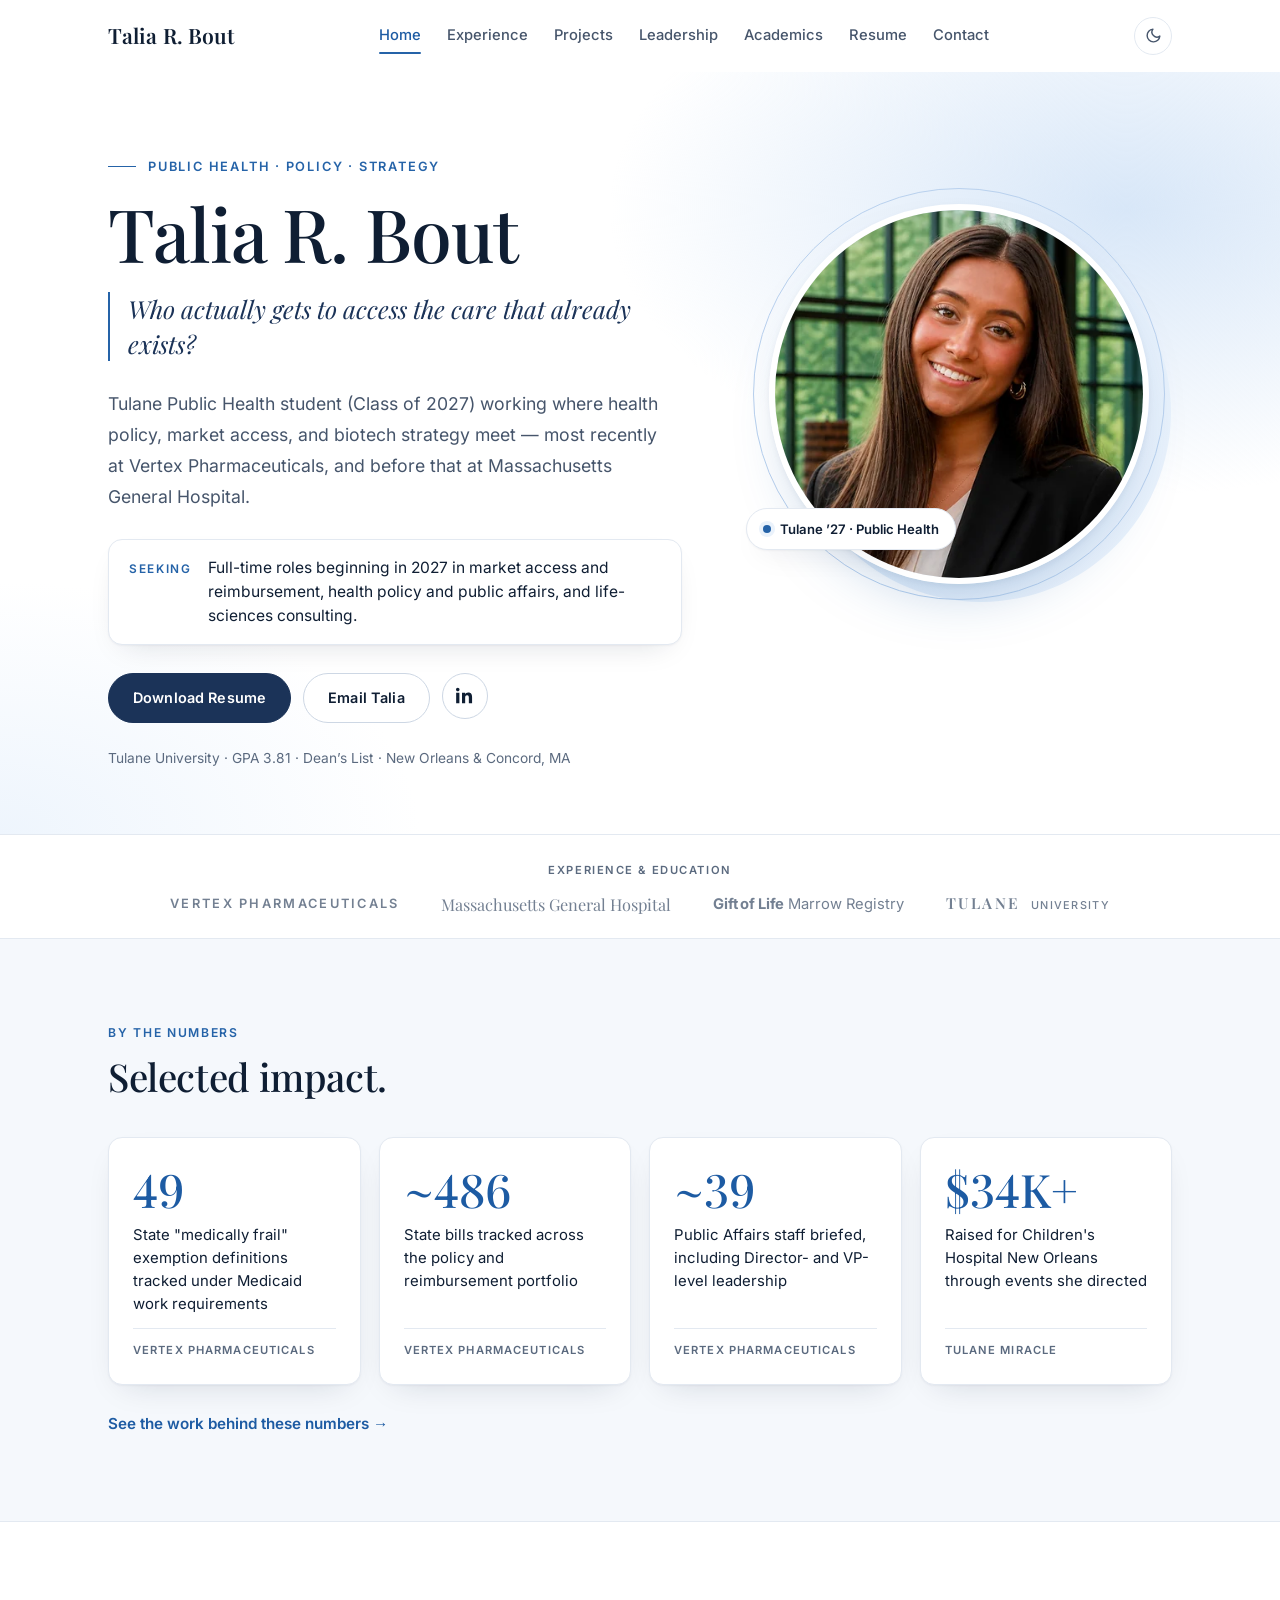
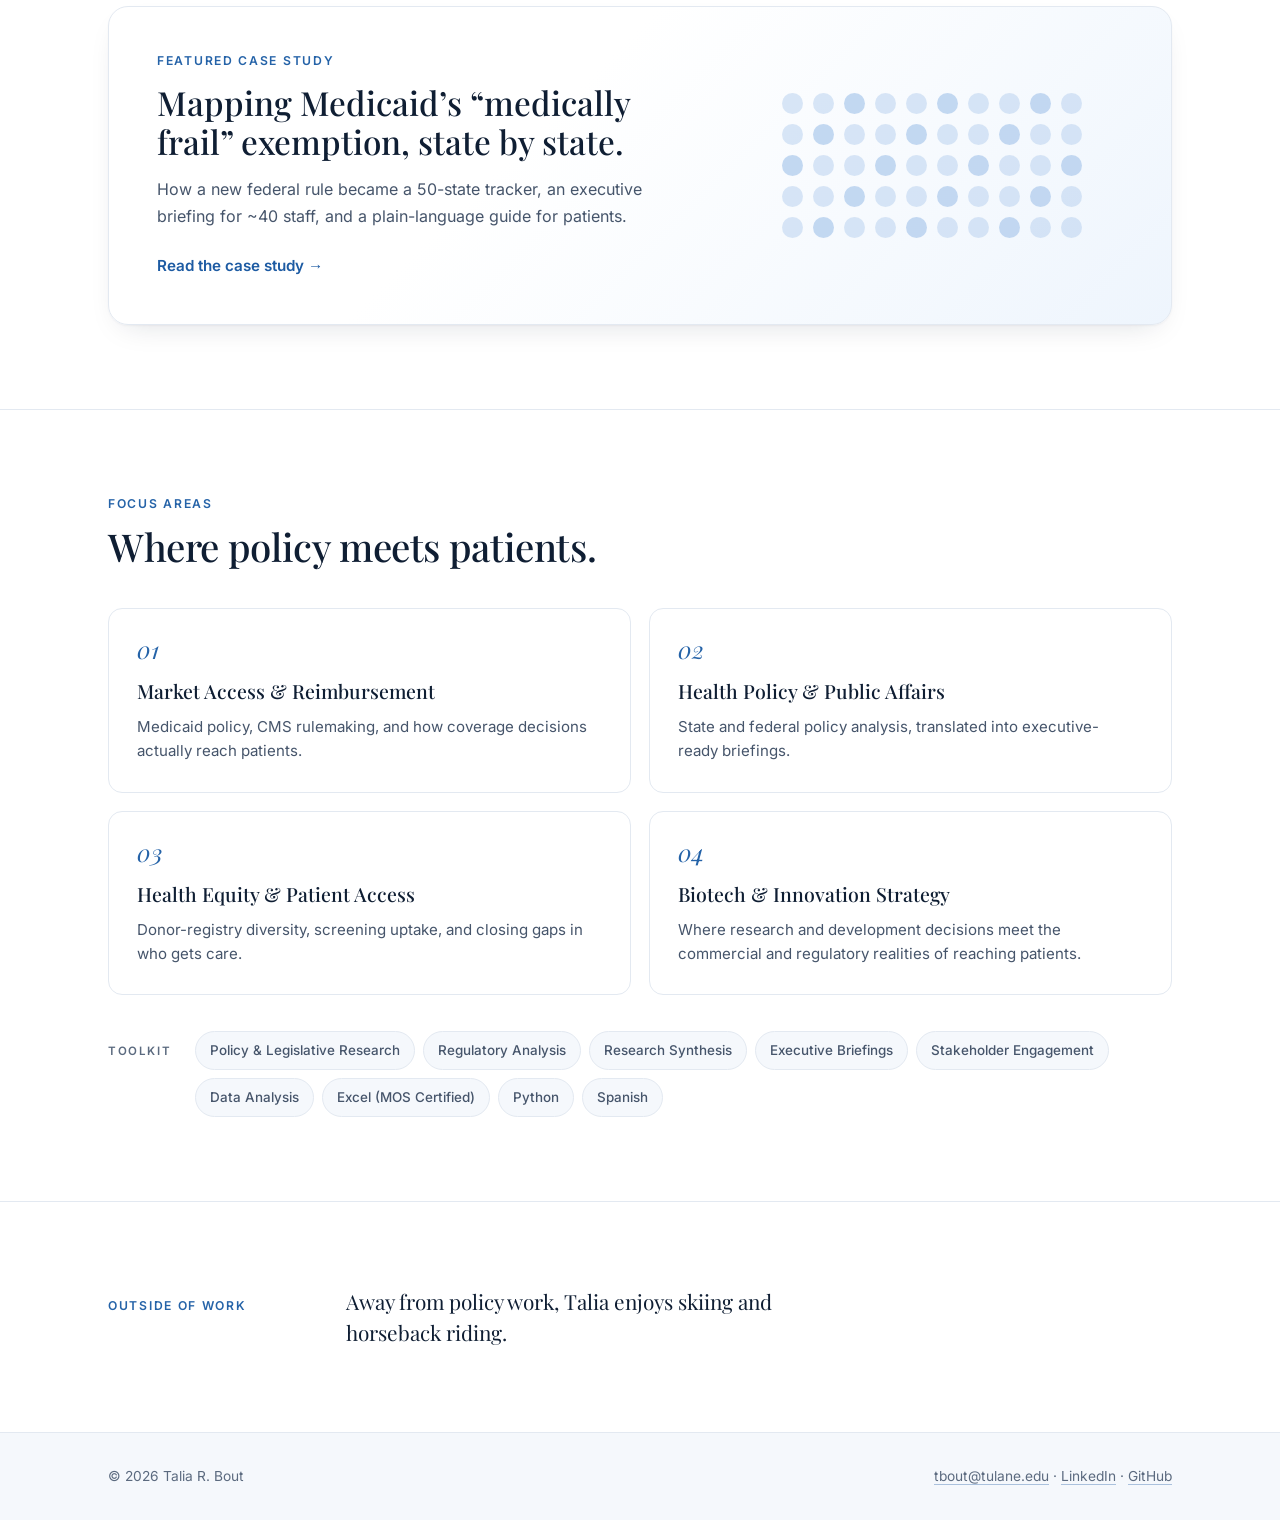
<file: index.html>
<!DOCTYPE html>
<html lang="en">
<head>
<meta charset="UTF-8" />
<meta name="viewport" content="width=device-width, initial-scale=1.0" />
<title>Talia Bout — Health Policy, Market Access &amp; Biotech Strategy</title>
<meta name="description" content="Talia R. Bout — Public Health student at Tulane University focused on healthcare policy, market access, and biotech/pharma strategy." />
<link rel="icon" href="data:image/svg+xml,<svg xmlns=%22http://www.w3.org/2000/svg%22 viewBox=%220 0 100 100%22><rect width=%22100%22 height=%22100%22 rx=%2220%22 fill=%22%231b3358%22/><text x=%2250%22 y=%2266%22 font-size=%2252%22 text-anchor=%22middle%22 fill=%22%23ffffff%22 font-family=%22Georgia,serif%22>T</text></svg>" />
<link rel="preload" href="assets/fonts/playfair-display-var.woff2" as="font" type="font/woff2" crossorigin />
<link rel="preload" href="assets/fonts/inter-var.woff2" as="font" type="font/woff2" crossorigin />
<!-- meta:start -->
<meta name="theme-color" content="#ffffff" media="(prefers-color-scheme: light)" />
<meta name="theme-color" content="#0b1220" media="(prefers-color-scheme: dark)" />
<meta name="author" content="Talia R. Bout" />
<link rel="canonical" href="https://taliabout.com/" />
<link rel="apple-touch-icon" href="assets/img/apple-touch-icon.png" />
<meta property="og:type" content="website" />
<meta property="og:site_name" content="Talia Bout" />
<meta property="og:title" content="Talia Bout — Health Policy, Market Access &amp; Biotech Strategy" />
<meta property="og:description" content="Talia R. Bout — Public Health student at Tulane University focused on healthcare policy, market access, and biotech/pharma strategy." />
<meta property="og:url" content="https://taliabout.com/" />
<meta property="og:image" content="https://taliabout.com/assets/img/og-card.jpg" />
<meta property="og:image:width" content="1200" />
<meta property="og:image:height" content="630" />
<meta property="og:image:alt" content="Talia R. Bout — Public Health, Policy, Strategy" />
<meta name="twitter:card" content="summary_large_image" />
<!-- meta:end -->
<script type="application/ld+json">
{
  "@context": "https://schema.org",
  "@type": "Person",
  "name": "Talia R. Bout",
  "url": "https://taliabout.com/",
  "image": "https://taliabout.com/assets/img/talia-portrait-800.webp",
  "email": "mailto:tbout@tulane.edu",
  "jobTitle": "Public Health Student",
  "affiliation": {
    "@type": "CollegeOrUniversity",
    "name": "Tulane University"
  },
  "knowsAbout": [
    "Health policy",
    "Market access",
    "Reimbursement",
    "Medicaid",
    "Biotech strategy",
    "Health equity"
  ],
  "sameAs": [
    "https://linkedin.com/in/talia-bout",
    "https://github.com/taliabout"
  ]
}
</script>
<link rel="preload" as="image" href="assets/img/talia-portrait-800.webp" imagesrcset="assets/img/talia-portrait-440.webp 440w, assets/img/talia-portrait-800.webp 800w" imagesizes="(max-width: 900px) 240px, 380px" fetchpriority="high" />
<link rel="stylesheet" href="css/style.css?v=20261014" />
<script>
  (function () {
    var d = document.documentElement;
    d.classList.add("js");
    /* Failsafe: if the main script hasn't finished in 3s, show all content */
    setTimeout(function () { if (!d.hasAttribute("data-ready")) d.classList.remove("js"); }, 3000);
    try {
      var t = localStorage.getItem("talia-theme");
      if (t === "dark" || t === "light") document.documentElement.setAttribute("data-theme", t);
    } catch (e) {}
  })();
</script>
</head>
<body>

<a class="skip-link" href="#main">Skip to content</a>

<header class="site-header">
  <div class="container header-inner">
    <a href="index.html" class="brand">Talia R. Bout</a>
    <nav class="main-nav" id="main-nav" aria-label="Primary">
      <a href="index.html" aria-current="page">Home</a>
      <a href="experience.html">Experience</a>
      <a href="projects.html">Projects</a>
      <a href="leadership.html">Leadership</a>
      <a href="academics.html">Academics</a>
      <a href="resume.html">Resume</a>
      <a href="contact.html">Contact</a>
    </nav>
    <div class="header-actions">
      <button class="theme-toggle" id="theme-toggle" aria-label="Toggle dark mode" type="button">
        <svg class="icon-moon" viewBox="0 0 24 24" fill="none" stroke="currentColor" stroke-width="2" stroke-linecap="round" stroke-linejoin="round"><path d="M21 12.79A9 9 0 1 1 11.21 3 7 7 0 0 0 21 12.79Z"/></svg>
        <svg class="icon-sun" viewBox="0 0 24 24" fill="none" stroke="currentColor" stroke-width="2" stroke-linecap="round" stroke-linejoin="round"><circle cx="12" cy="12" r="4"/><path d="M12 2v2M12 20v2M4.93 4.93l1.41 1.41M17.66 17.66l1.41 1.41M2 12h2M20 12h2M6.34 17.66l-1.41 1.41M19.07 4.93l-1.41 1.41"/></svg>
      </button>
      <button class="nav-toggle" id="nav-toggle" type="button" aria-label="Toggle menu" aria-expanded="false" aria-controls="main-nav">
        <span></span><span></span><span></span>
      </button>
    </div>
  </div>
</header>

<main id="main">

  <section class="home-hero">
    <div class="container home-hero-grid">
      <div class="hero-copy reveal">
        <p class="eyebrow">Public Health &middot; Policy &middot; Strategy</p>
        <h1 class="home-title">Talia R. Bout</h1>
        <blockquote class="quote">Who actually gets to access the care that already exists?</blockquote>
        <p class="hero-bio">
          Tulane Public Health student (Class of 2027) working where health
          policy, market access, and biotech strategy meet &mdash; most
          recently at Vertex Pharmaceuticals, and before that at
          Massachusetts General Hospital.
        </p>
        <div class="seeking">
          <span class="seeking-label">Seeking</span>
          <p>Full-time roles beginning in 2027 in market access and reimbursement, health policy and public affairs, and life-sciences consulting.</p>
        </div>
        <div class="home-actions">
          <a href="assets/Talia-Bout-Resume.pdf" class="btn btn-primary" download="Talia-Bout-Resume.pdf">Download Resume</a>
          <a href="mailto:tbout@tulane.edu" class="btn">Email Talia</a>
          <a href="https://linkedin.com/in/talia-bout" class="btn btn-icon" target="_blank" rel="noopener" aria-label="LinkedIn profile (opens in a new tab)"><svg viewBox="0 0 24 24" aria-hidden="true"><path fill="currentColor" d="M4.98 3.5C4.98 4.88 3.87 6 2.5 6S0 4.88 0 3.5 1.12 1 2.5 1s2.48 1.12 2.48 2.5zM.22 8.02h4.56V23H.22zM8.48 8.02h4.37v2.05h.06c.61-1.15 2.1-2.37 4.32-2.37 4.62 0 5.47 3.04 5.47 6.99V23h-4.56v-7.27c0-1.73-.03-3.96-2.41-3.96-2.42 0-2.79 1.89-2.79 3.84V23H8.48z"/></svg></a>
        </div>
        <p class="hero-meta">Tulane University &middot; GPA 3.81 &middot; Dean&rsquo;s List &middot; New Orleans &amp; Concord, MA</p>
      </div>

      <div class="hero-media reveal">
        <figure class="portrait">
          <img src="assets/img/talia-portrait-800.webp"
               srcset="assets/img/talia-portrait-440.webp 440w, assets/img/talia-portrait-800.webp 800w"
               sizes="(max-width: 900px) 240px, 380px"
               width="800" height="800" alt="Portrait of Talia R. Bout" fetchpriority="high" decoding="async" />
          <figcaption class="portrait-badge">Tulane &rsquo;27 &middot; Public Health</figcaption>
        </figure>
      </div>
    </div>

  </section>

  <section class="logo-strip" aria-label="Organizations Talia has worked with">
    <div class="container logo-strip-inner reveal">
      <p class="logo-strip-label">Experience &amp; Education</p>
      <ul class="wordmarks">
        <li class="wm wm-vertex">Vertex Pharmaceuticals</li>
        <li class="wm wm-mgh">Massachusetts General Hospital</li>
        <li class="wm wm-gol"><b>Gift of Life</b> Marrow Registry</li>
        <li class="wm wm-tulane">Tulane <span>University</span></li>
      </ul>
    </div>
  </section>

  <section class="section section-alt">
    <div class="container">
      <p class="section-label reveal">By the Numbers</p>
      <h2 class="page-title section-title reveal">Selected impact.</h2>
      <div class="stats-grid reveal">
        <div class="stat">
          <span class="stat-num" data-count>50</span>
          <span class="stat-what">State "medically frail" exemption definitions tracked under Medicaid work requirements</span>
          <span class="stat-src">Vertex Pharmaceuticals</span>
        </div>
        <div class="stat">
          <span class="stat-num" data-count>~500</span>
          <span class="stat-what">State bills tracked across the policy and reimbursement portfolio</span>
          <span class="stat-src">Vertex Pharmaceuticals</span>
        </div>
        <div class="stat">
          <span class="stat-num" data-count>~40</span>
          <span class="stat-what">Public Affairs staff briefed, including Director- and VP-level leadership</span>
          <span class="stat-src">Vertex Pharmaceuticals</span>
        </div>
        <div class="stat">
          <span class="stat-num" data-count>$35K+</span>
          <span class="stat-what">Raised for Children's Hospital New Orleans through events she directed</span>
          <span class="stat-src">Tulane Miracle</span>
        </div>
      </div>
      <p class="section-link reveal"><a href="experience.html">See the work behind these numbers &rarr;</a></p>
    </div>
  </section>

  <section class="section">
    <div class="container">
      <a class="feature-card reveal" href="vertex-medicaid-case-study.html">
        <div class="feature-copy">
          <p class="section-label">Featured Case Study</p>
          <h2 class="feature-title">Mapping Medicaid&rsquo;s &ldquo;medically frail&rdquo; exemption, state by state.</h2>
          <p class="feature-desc">How a new federal rule became a 50-state tracker, an executive briefing for ~40 staff, and a plain-language guide for patients.</p>
          <span class="feature-link">Read the case study <span aria-hidden="true">&rarr;</span></span>
        </div>
        <div class="feature-visual" aria-hidden="true">
          <i></i>
          <i></i>
          <i></i>
          <i></i>
          <i></i>
          <i></i>
          <i></i>
          <i></i>
          <i></i>
          <i></i>
          <i></i>
          <i></i>
          <i></i>
          <i></i>
          <i></i>
          <i></i>
          <i></i>
          <i></i>
          <i></i>
          <i></i>
          <i></i>
          <i></i>
          <i></i>
          <i></i>
          <i></i>
          <i></i>
          <i></i>
          <i></i>
          <i></i>
          <i></i>
          <i></i>
          <i></i>
          <i></i>
          <i></i>
          <i></i>
          <i></i>
          <i></i>
          <i></i>
          <i></i>
          <i></i>
          <i></i>
          <i></i>
          <i></i>
          <i></i>
          <i></i>
          <i></i>
          <i></i>
          <i></i>
          <i></i>
          <i></i>
        </div>
      </a>
    </div>
  </section>

  <section class="section">
    <div class="container">
      <p class="section-label reveal">Focus Areas</p>
      <h2 class="page-title section-title reveal">Where policy meets patients.</h2>
      <div class="pillars reveal">
        <div class="pillar">
          <span class="pillar-num" aria-hidden="true">01</span>
          <h3>Market Access &amp; Reimbursement</h3>
          <p>Medicaid policy, CMS rulemaking, and how coverage decisions actually reach patients.</p>
        </div>
        <div class="pillar">
          <span class="pillar-num" aria-hidden="true">02</span>
          <h3>Health Policy &amp; Public Affairs</h3>
          <p>State and federal policy analysis, translated into executive-ready briefings.</p>
        </div>
        <div class="pillar">
          <span class="pillar-num" aria-hidden="true">03</span>
          <h3>Health Equity &amp; Patient Access</h3>
          <p>Donor-registry diversity, screening uptake, and closing gaps in who gets care.</p>
        </div>
        <div class="pillar">
          <span class="pillar-num" aria-hidden="true">04</span>
          <h3>Biotech &amp; Innovation Strategy</h3>
          <p>Where research and development decisions meet the commercial and regulatory realities of reaching patients.</p>
        </div>
      </div>
      <div class="toolkit reveal">
        <p class="toolkit-label">Toolkit</p>
        <ul class="chip-row">
          <li class="chip">Policy &amp; Legislative Research</li>
          <li class="chip">Regulatory Analysis</li>
          <li class="chip">Research Synthesis</li>
          <li class="chip">Executive Briefings</li>
          <li class="chip">Stakeholder Engagement</li>
          <li class="chip">Data Analysis</li>
          <li class="chip">Excel (MOS Certified)</li>
          <li class="chip">Python</li>
          <li class="chip">Spanish</li>
        </ul>
      </div>
    </div>
  </section>

  <section class="section">
    <div class="container">
      <div class="outside reveal">
        <p class="section-label">Outside of Work</p>
        <p class="outside-text">Away from policy work, Talia enjoys skiing and horseback riding.</p>
      </div>
    </div>
  </section>

</main>

<footer class="site-footer">
  <div class="container footer-inner">
    <span>&copy; <span id="year"></span> Talia R. Bout</span>
    <span><a href="mailto:tbout@tulane.edu">tbout@tulane.edu</a> &middot; <a href="https://linkedin.com/in/talia-bout" target="_blank" rel="noopener">LinkedIn</a> &middot; <a href="https://github.com/taliabout" target="_blank" rel="noopener">GitHub</a></span>
  </div>
</footer>

<script src="js/script.js?v=20261014"></script>
<script data-goatcounter="https://taliabout.goatcounter.com/count" async src="https://gc.zgo.at/count.js"></script>
</body>
</html>
</file>
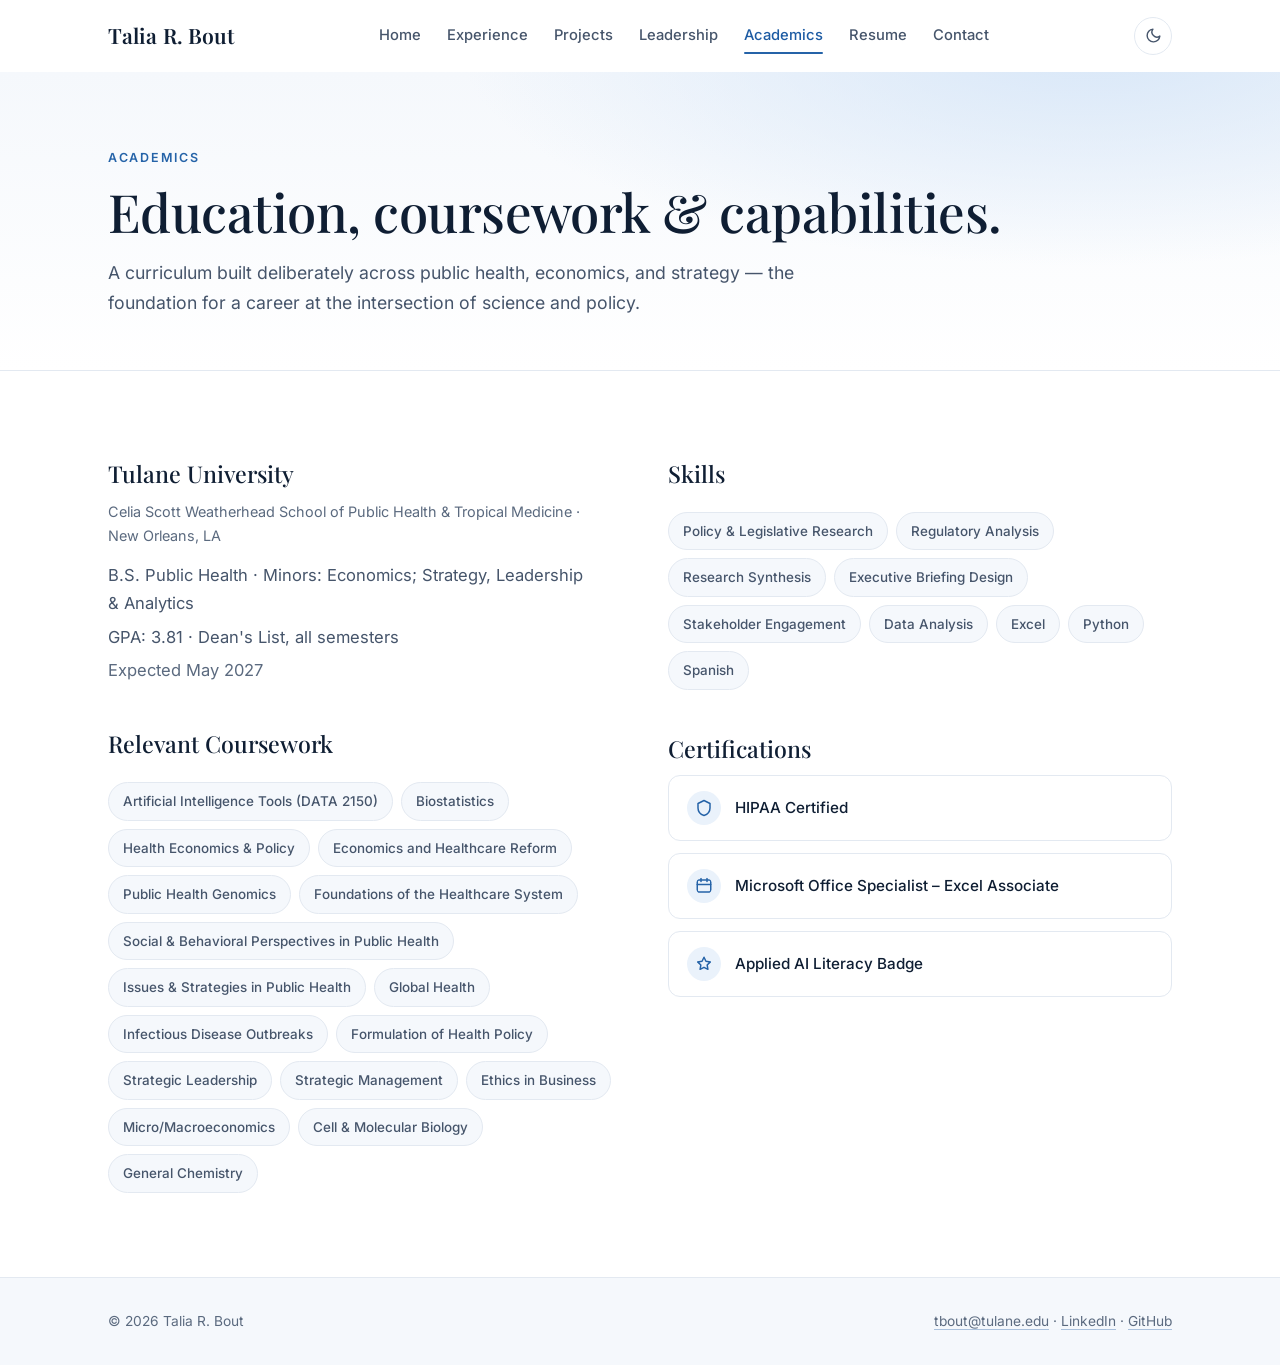
<file: academics.html>
<!DOCTYPE html>
<html lang="en">
<head>
<meta charset="UTF-8" />
<meta name="viewport" content="width=device-width, initial-scale=1.0" />
<title>Academics — Talia R. Bout</title>
<meta name="description" content="Talia R. Bout's education, coursework, skills, and certifications." />
<link rel="icon" href="data:image/svg+xml,<svg xmlns=%22http://www.w3.org/2000/svg%22 viewBox=%220 0 100 100%22><rect width=%22100%22 height=%22100%22 rx=%2220%22 fill=%22%231b3358%22/><text x=%2250%22 y=%2266%22 font-size=%2252%22 text-anchor=%22middle%22 fill=%22%23ffffff%22 font-family=%22Georgia,serif%22>T</text></svg>" />
<link rel="preload" href="assets/fonts/playfair-display-var.woff2" as="font" type="font/woff2" crossorigin />
<link rel="preload" href="assets/fonts/inter-var.woff2" as="font" type="font/woff2" crossorigin />
<!-- meta:start -->
<meta name="theme-color" content="#ffffff" media="(prefers-color-scheme: light)" />
<meta name="theme-color" content="#0b1220" media="(prefers-color-scheme: dark)" />
<meta name="author" content="Talia R. Bout" />
<link rel="canonical" href="https://taliabout.com/academics.html" />
<link rel="apple-touch-icon" href="assets/img/apple-touch-icon.png" />
<meta property="og:type" content="website" />
<meta property="og:site_name" content="Talia Bout" />
<meta property="og:title" content="Academics — Talia R. Bout" />
<meta property="og:description" content="Talia R. Bout&#x27;s education, coursework, skills, and certifications." />
<meta property="og:url" content="https://taliabout.com/academics.html" />
<meta property="og:image" content="https://taliabout.com/assets/img/og-card.jpg" />
<meta property="og:image:width" content="1200" />
<meta property="og:image:height" content="630" />
<meta property="og:image:alt" content="Talia R. Bout — Public Health, Policy, Strategy" />
<meta name="twitter:card" content="summary_large_image" />
<!-- meta:end -->
<link rel="stylesheet" href="css/style.css?v=20261014" />
<script>
  (function () {
    var d = document.documentElement;
    d.classList.add("js");
    /* Failsafe: if the main script hasn't finished in 3s, show all content */
    setTimeout(function () { if (!d.hasAttribute("data-ready")) d.classList.remove("js"); }, 3000);
    try {
      var t = localStorage.getItem("talia-theme");
      if (t === "dark" || t === "light") document.documentElement.setAttribute("data-theme", t);
    } catch (e) {}
  })();
</script>
</head>
<body>

<a class="skip-link" href="#main">Skip to content</a>

<header class="site-header">
  <div class="container header-inner">
    <a href="index.html" class="brand">Talia R. Bout</a>
    <nav class="main-nav" id="main-nav" aria-label="Primary">
      <a href="index.html">Home</a>
      <a href="experience.html">Experience</a>
      <a href="projects.html">Projects</a>
      <a href="leadership.html">Leadership</a>
      <a href="academics.html" aria-current="page">Academics</a>
      <a href="resume.html">Resume</a>
      <a href="contact.html">Contact</a>
    </nav>
    <div class="header-actions">
      <button class="theme-toggle" id="theme-toggle" aria-label="Toggle dark mode" type="button">
        <svg class="icon-moon" viewBox="0 0 24 24" fill="none" stroke="currentColor" stroke-width="2" stroke-linecap="round" stroke-linejoin="round"><path d="M21 12.79A9 9 0 1 1 11.21 3 7 7 0 0 0 21 12.79Z"/></svg>
        <svg class="icon-sun" viewBox="0 0 24 24" fill="none" stroke="currentColor" stroke-width="2" stroke-linecap="round" stroke-linejoin="round"><circle cx="12" cy="12" r="4"/><path d="M12 2v2M12 20v2M4.93 4.93l1.41 1.41M17.66 17.66l1.41 1.41M2 12h2M20 12h2M6.34 17.66l-1.41 1.41M19.07 4.93l-1.41 1.41"/></svg>
      </button>
      <button class="nav-toggle" id="nav-toggle" type="button" aria-label="Toggle menu" aria-expanded="false" aria-controls="main-nav">
        <span></span><span></span><span></span>
      </button>
    </div>
  </div>
</header>

<main id="main">

  <section class="page-hero">
    <div class="container">
      <p class="page-kicker reveal">Academics</p>
      <h1 class="page-title reveal">Education, coursework &amp; capabilities.</h1>
      <p class="page-intro reveal">
        A curriculum built deliberately across public health, economics,
        and strategy &mdash; the foundation for a career at the
        intersection of science and policy.
      </p>
    </div>
  </section>

  <section class="section">
    <div class="container two-col">

      <div class="reveal">
        <div class="fact-block">
          <h2>Tulane University</h2>
          <p class="fact-sub">Celia Scott Weatherhead School of Public Health &amp; Tropical Medicine &middot; New Orleans, LA</p>
          <p class="fact-line">B.S. Public Health &middot; Minors: Economics; Strategy, Leadership &amp; Analytics</p>
          <p class="fact-line">GPA: 3.81 &middot; Dean's List, all semesters</p>
          <p class="fact-line fact-line-faint">Expected May 2027</p>
        </div>

        <div class="fact-block">
          <h2>Relevant Coursework</h2>
          <div class="chip-row">
            <span class="chip">Artificial Intelligence Tools (DATA 2150)</span>
            <span class="chip">Biostatistics</span>
            <span class="chip">Health Economics &amp; Policy</span>
            <span class="chip">Economics and Healthcare Reform</span>
            <span class="chip">Public Health Genomics</span>
            <span class="chip">Foundations of the Healthcare System</span>
            <span class="chip">Social &amp; Behavioral Perspectives in Public Health</span>
            <span class="chip">Issues &amp; Strategies in Public Health</span>
            <span class="chip">Global Health</span>
            <span class="chip">Infectious Disease Outbreaks</span>
            <span class="chip">Formulation of Health Policy</span>
            <span class="chip">Strategic Leadership</span>
            <span class="chip">Strategic Management</span>
            <span class="chip">Ethics in Business</span>
            <span class="chip">Micro/Macroeconomics</span>
            <span class="chip">Cell &amp; Molecular Biology</span>
            <span class="chip">General Chemistry</span>
          </div>
        </div>
      </div>

      <div class="reveal">
        <div class="fact-block">
          <h2>Skills</h2>
          <div class="chip-row">
            <span class="chip">Policy &amp; Legislative Research</span>
            <span class="chip">Regulatory Analysis</span>
            <span class="chip">Research Synthesis</span>
            <span class="chip">Executive Briefing Design</span>
            <span class="chip">Stakeholder Engagement</span>
            <span class="chip">Data Analysis</span>
            <span class="chip">Excel</span>
            <span class="chip">Python</span>
            <span class="chip">Spanish</span>
          </div>
        </div>

        <div class="fact-block">
          <h2>Certifications</h2>
          <ul class="cert-list">
            <li>
              <svg viewBox="0 0 24 24" fill="none" stroke="currentColor" stroke-width="2" stroke-linecap="round" stroke-linejoin="round" aria-hidden="true"><path d="M12 2l8 4v6c0 5-3.5 8.5-8 10-4.5-1.5-8-5-8-10V6l8-4Z"/></svg>
              HIPAA Certified
            </li>
            <li>
              <svg viewBox="0 0 24 24" fill="none" stroke="currentColor" stroke-width="2" stroke-linecap="round" stroke-linejoin="round" aria-hidden="true"><rect x="3" y="4" width="18" height="16" rx="2"/><path d="M8 2v4M16 2v4M3 10h18"/></svg>
              Microsoft Office Specialist &ndash; Excel Associate
            </li>
            <li>
              <svg viewBox="0 0 24 24" fill="none" stroke="currentColor" stroke-width="2" stroke-linecap="round" stroke-linejoin="round" aria-hidden="true"><path d="M12 3l2.6 5.3 5.9.9-4.3 4.1 1 5.8L12 16.4 6.8 19.1l1-5.8L3.5 9.2l5.9-.9L12 3Z"/></svg>
              Applied AI Literacy Badge
            </li>
          </ul>
        </div>
      </div>

    </div>
  </section>

</main>

<footer class="site-footer">
  <div class="container footer-inner">
    <span>&copy; <span id="year"></span> Talia R. Bout</span>
    <span><a href="mailto:tbout@tulane.edu">tbout@tulane.edu</a> &middot; <a href="https://linkedin.com/in/talia-bout" target="_blank" rel="noopener">LinkedIn</a> &middot; <a href="https://github.com/taliabout" target="_blank" rel="noopener">GitHub</a></span>
  </div>
</footer>

<script src="js/script.js?v=20261014"></script>
<script data-goatcounter="https://taliabout.goatcounter.com/count" async src="https://gc.zgo.at/count.js"></script>
</body>
</html>
</file>
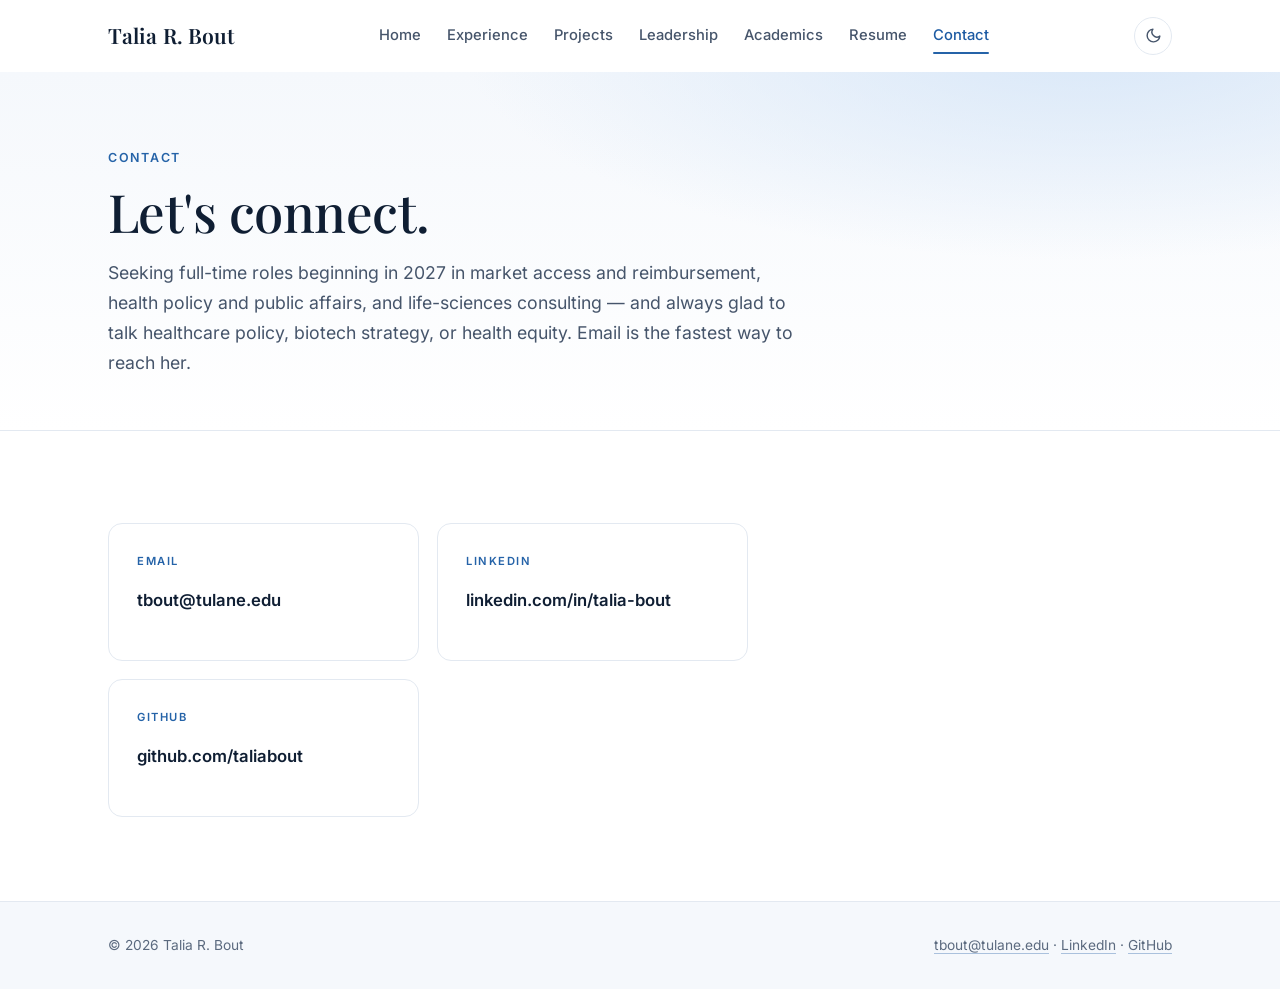
<file: contact.html>
<!DOCTYPE html>
<html lang="en">
<head>
<meta charset="UTF-8" />
<meta name="viewport" content="width=device-width, initial-scale=1.0" />
<title>Contact — Talia R. Bout</title>
<meta name="description" content="Get in touch with Talia R. Bout." />
<link rel="icon" href="data:image/svg+xml,<svg xmlns=%22http://www.w3.org/2000/svg%22 viewBox=%220 0 100 100%22><rect width=%22100%22 height=%22100%22 rx=%2220%22 fill=%22%231b3358%22/><text x=%2250%22 y=%2266%22 font-size=%2252%22 text-anchor=%22middle%22 fill=%22%23ffffff%22 font-family=%22Georgia,serif%22>T</text></svg>" />
<link rel="preload" href="assets/fonts/playfair-display-var.woff2" as="font" type="font/woff2" crossorigin />
<link rel="preload" href="assets/fonts/inter-var.woff2" as="font" type="font/woff2" crossorigin />
<!-- meta:start -->
<meta name="theme-color" content="#ffffff" media="(prefers-color-scheme: light)" />
<meta name="theme-color" content="#0b1220" media="(prefers-color-scheme: dark)" />
<meta name="author" content="Talia R. Bout" />
<link rel="canonical" href="https://taliabout.com/contact.html" />
<link rel="apple-touch-icon" href="assets/img/apple-touch-icon.png" />
<meta property="og:type" content="website" />
<meta property="og:site_name" content="Talia Bout" />
<meta property="og:title" content="Contact — Talia R. Bout" />
<meta property="og:description" content="Get in touch with Talia R. Bout." />
<meta property="og:url" content="https://taliabout.com/contact.html" />
<meta property="og:image" content="https://taliabout.com/assets/img/og-card.jpg" />
<meta property="og:image:width" content="1200" />
<meta property="og:image:height" content="630" />
<meta property="og:image:alt" content="Talia R. Bout — Public Health, Policy, Strategy" />
<meta name="twitter:card" content="summary_large_image" />
<!-- meta:end -->
<link rel="stylesheet" href="css/style.css?v=20261014" />
<script>
  (function () {
    var d = document.documentElement;
    d.classList.add("js");
    /* Failsafe: if the main script hasn't finished in 3s, show all content */
    setTimeout(function () { if (!d.hasAttribute("data-ready")) d.classList.remove("js"); }, 3000);
    try {
      var t = localStorage.getItem("talia-theme");
      if (t === "dark" || t === "light") document.documentElement.setAttribute("data-theme", t);
    } catch (e) {}
  })();
</script>
</head>
<body>

<a class="skip-link" href="#main">Skip to content</a>

<header class="site-header">
  <div class="container header-inner">
    <a href="index.html" class="brand">Talia R. Bout</a>
    <nav class="main-nav" id="main-nav" aria-label="Primary">
      <a href="index.html">Home</a>
      <a href="experience.html">Experience</a>
      <a href="projects.html">Projects</a>
      <a href="leadership.html">Leadership</a>
      <a href="academics.html">Academics</a>
      <a href="resume.html">Resume</a>
      <a href="contact.html" aria-current="page">Contact</a>
    </nav>
    <div class="header-actions">
      <button class="theme-toggle" id="theme-toggle" aria-label="Toggle dark mode" type="button">
        <svg class="icon-moon" viewBox="0 0 24 24" fill="none" stroke="currentColor" stroke-width="2" stroke-linecap="round" stroke-linejoin="round"><path d="M21 12.79A9 9 0 1 1 11.21 3 7 7 0 0 0 21 12.79Z"/></svg>
        <svg class="icon-sun" viewBox="0 0 24 24" fill="none" stroke="currentColor" stroke-width="2" stroke-linecap="round" stroke-linejoin="round"><circle cx="12" cy="12" r="4"/><path d="M12 2v2M12 20v2M4.93 4.93l1.41 1.41M17.66 17.66l1.41 1.41M2 12h2M20 12h2M6.34 17.66l-1.41 1.41M19.07 4.93l-1.41 1.41"/></svg>
      </button>
      <button class="nav-toggle" id="nav-toggle" type="button" aria-label="Toggle menu" aria-expanded="false" aria-controls="main-nav">
        <span></span><span></span><span></span>
      </button>
    </div>
  </div>
</header>

<main id="main">

  <section class="page-hero">
    <div class="container">
      <p class="page-kicker reveal">Contact</p>
      <h1 class="page-title reveal">Let's connect.</h1>
      <p class="page-intro reveal">
        Seeking full-time roles beginning in 2027 in market access and
        reimbursement, health policy and public affairs, and life-sciences
        consulting &mdash; and always glad to talk healthcare policy, biotech
        strategy, or health equity. Email is the fastest way to reach her.
      </p>
    </div>
  </section>

  <section class="section">
    <div class="container">
      <div class="contact-grid reveal" style="max-width: 640px;">
        <a class="contact-card" href="mailto:tbout@tulane.edu">
          <p class="cc-label">Email</p>
          <p class="cc-value">tbout@tulane.edu</p>
        </a>
        <a class="contact-card" href="https://linkedin.com/in/talia-bout" target="_blank" rel="noopener">
          <p class="cc-label">LinkedIn</p>
          <p class="cc-value">linkedin.com/in/talia-bout</p>
        </a>
        <a class="contact-card" href="https://github.com/taliabout" target="_blank" rel="noopener">
          <p class="cc-label">GitHub</p>
          <p class="cc-value">github.com/taliabout</p>
        </a>
      </div>
    </div>
  </section>

</main>

<footer class="site-footer">
  <div class="container footer-inner">
    <span>&copy; <span id="year"></span> Talia R. Bout</span>
    <span><a href="mailto:tbout@tulane.edu">tbout@tulane.edu</a> &middot; <a href="https://linkedin.com/in/talia-bout" target="_blank" rel="noopener">LinkedIn</a> &middot; <a href="https://github.com/taliabout" target="_blank" rel="noopener">GitHub</a></span>
  </div>
</footer>

<script src="js/script.js?v=20261014"></script>
<script data-goatcounter="https://taliabout.goatcounter.com/count" async src="https://gc.zgo.at/count.js"></script>
</body>
</html>
</file>
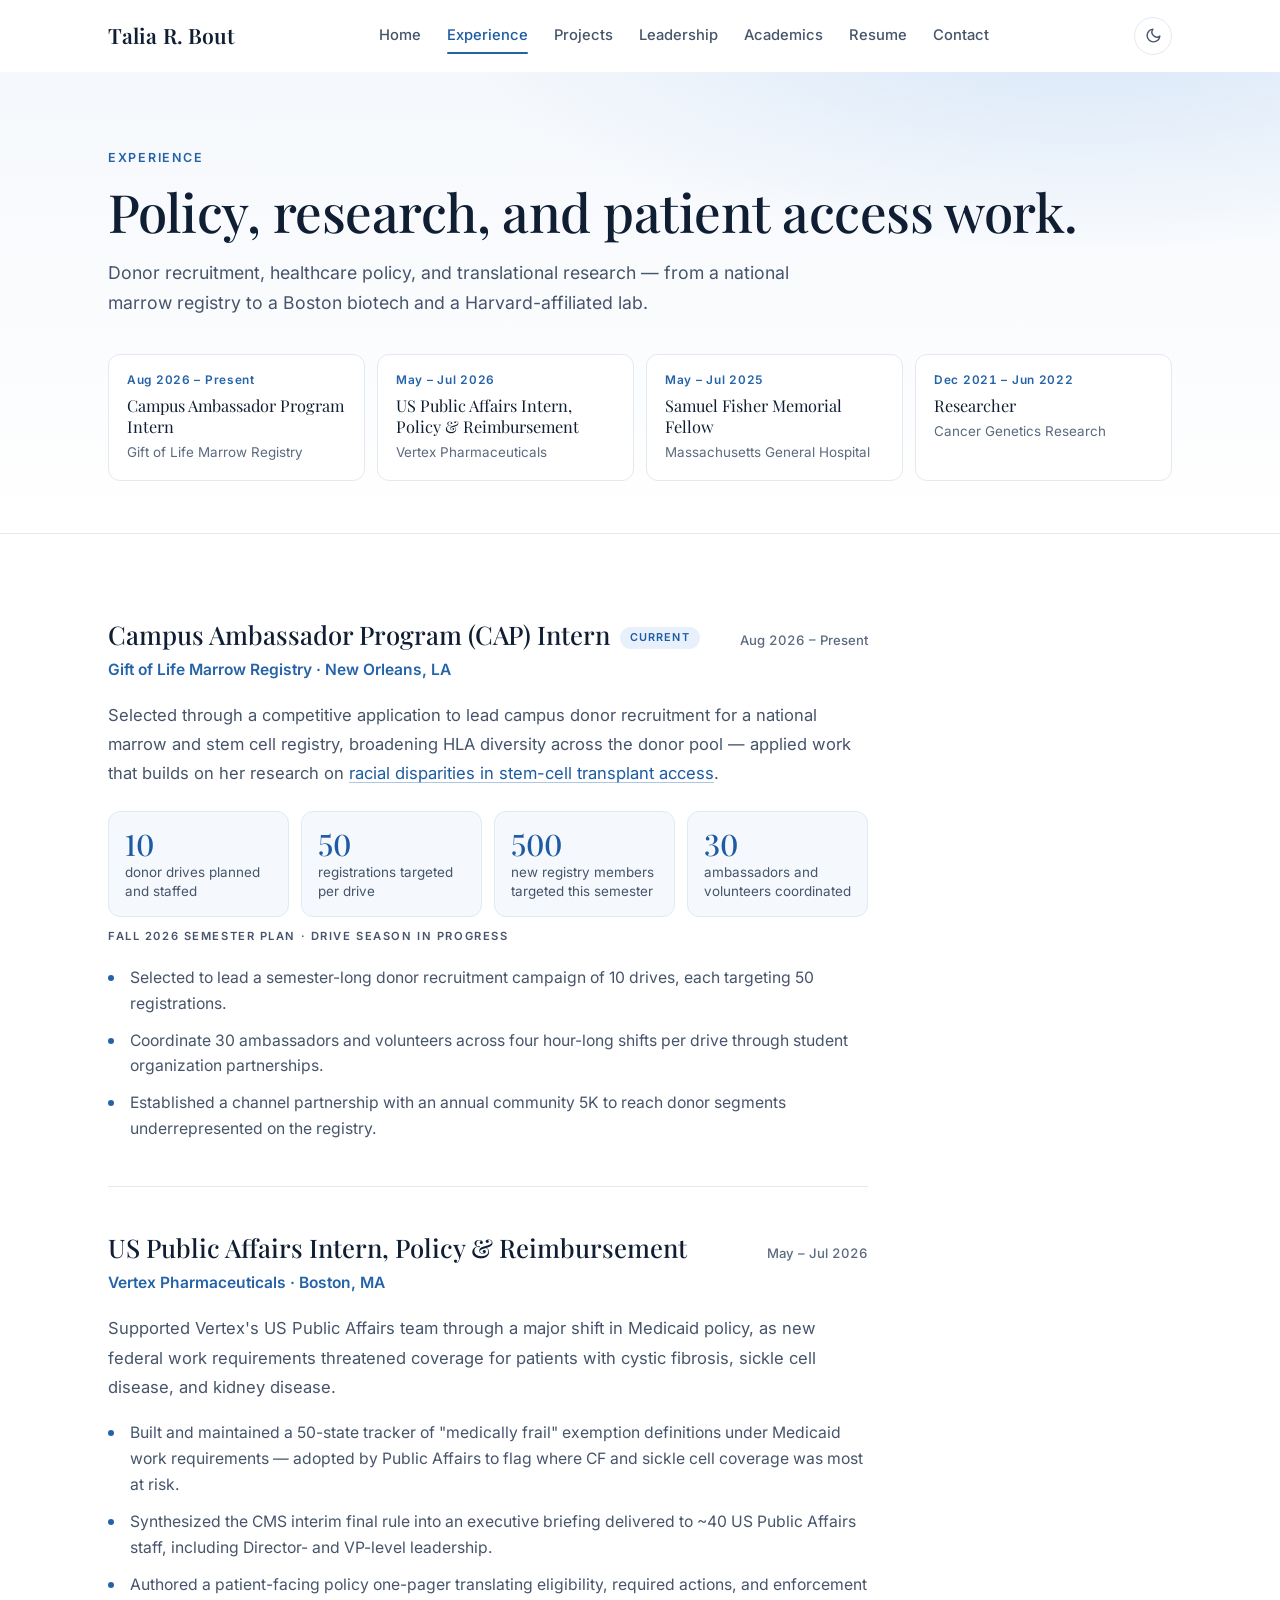
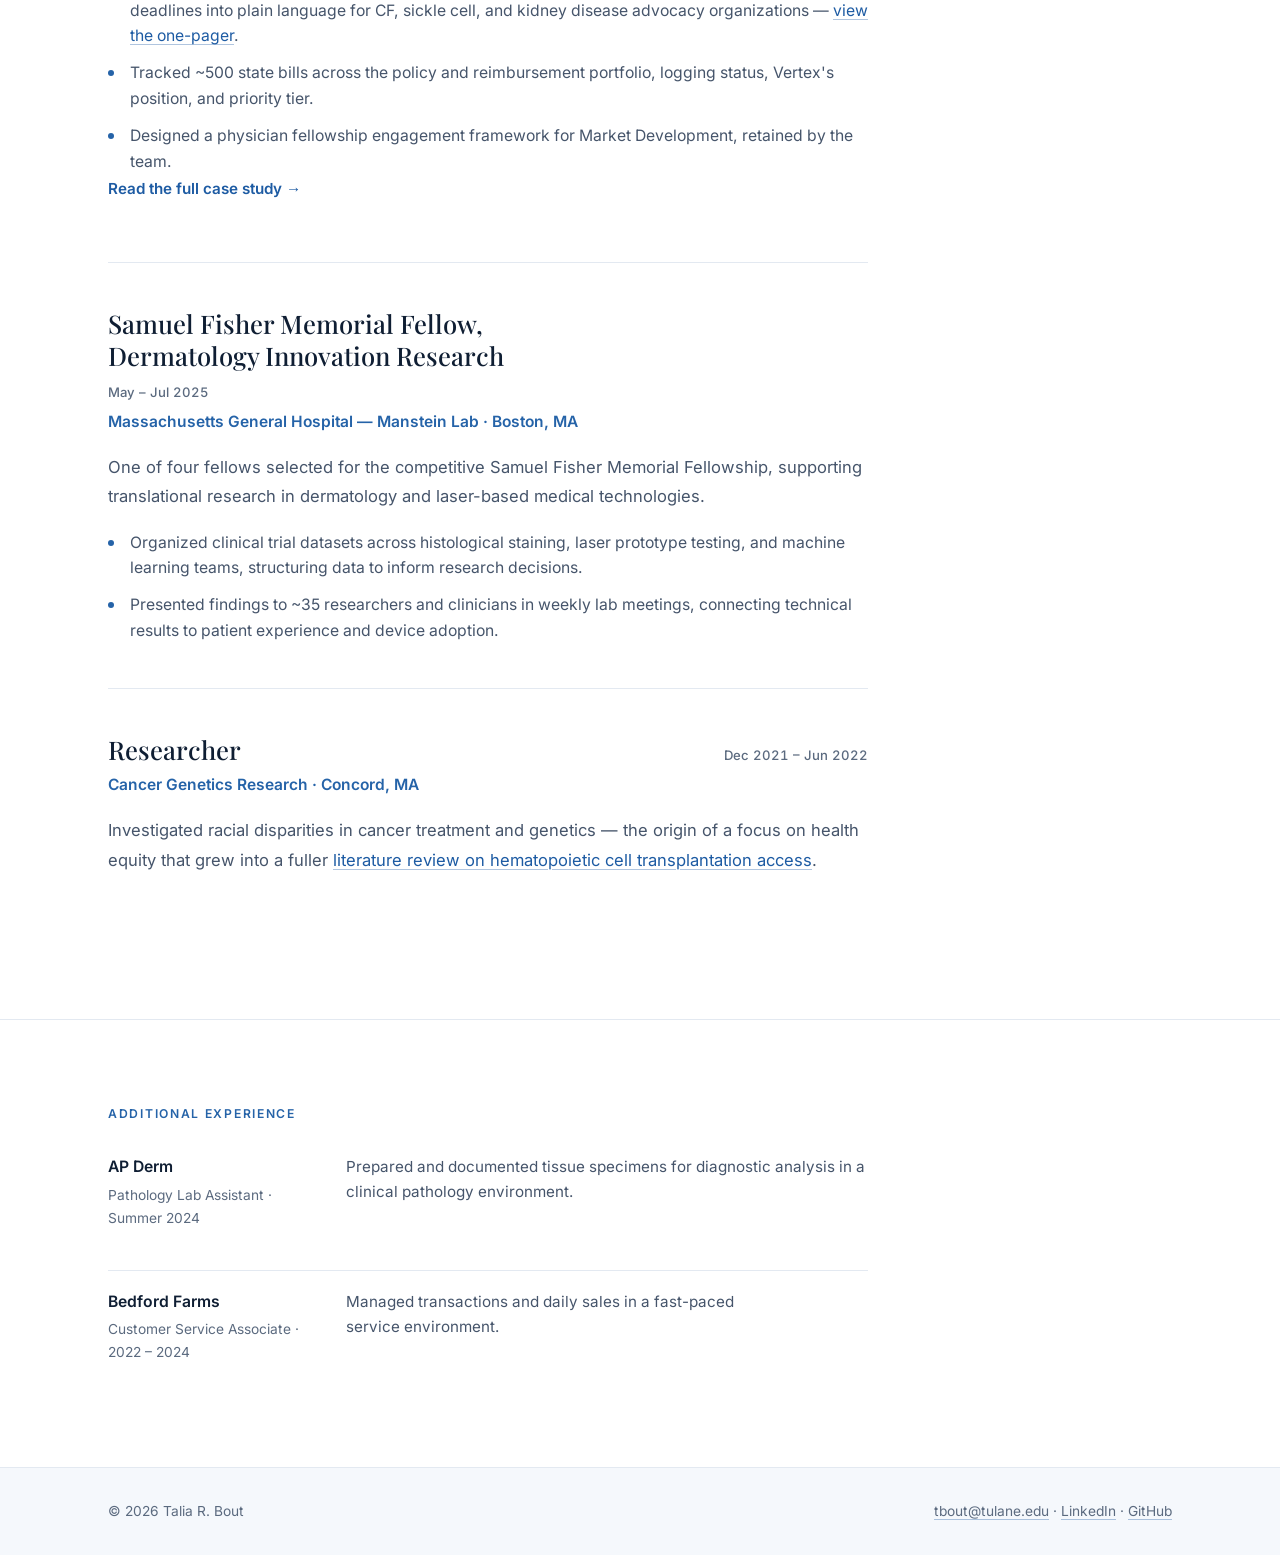
<file: experience.html>
<!DOCTYPE html>
<html lang="en">
<head>
<meta charset="UTF-8" />
<meta name="viewport" content="width=device-width, initial-scale=1.0" />
<title>Experience — Talia R. Bout</title>
<meta name="description" content="Talia R. Bout's professional experience across healthcare policy, biotech, and translational research." />
<link rel="icon" href="data:image/svg+xml,<svg xmlns=%22http://www.w3.org/2000/svg%22 viewBox=%220 0 100 100%22><rect width=%22100%22 height=%22100%22 rx=%2220%22 fill=%22%231b3358%22/><text x=%2250%22 y=%2266%22 font-size=%2252%22 text-anchor=%22middle%22 fill=%22%23ffffff%22 font-family=%22Georgia,serif%22>T</text></svg>" />
<link rel="preload" href="assets/fonts/playfair-display-var.woff2" as="font" type="font/woff2" crossorigin />
<link rel="preload" href="assets/fonts/inter-var.woff2" as="font" type="font/woff2" crossorigin />
<!-- meta:start -->
<meta name="theme-color" content="#ffffff" media="(prefers-color-scheme: light)" />
<meta name="theme-color" content="#0b1220" media="(prefers-color-scheme: dark)" />
<meta name="author" content="Talia R. Bout" />
<link rel="canonical" href="https://taliabout.com/experience.html" />
<link rel="apple-touch-icon" href="assets/img/apple-touch-icon.png" />
<meta property="og:type" content="website" />
<meta property="og:site_name" content="Talia Bout" />
<meta property="og:title" content="Experience — Talia R. Bout" />
<meta property="og:description" content="Talia R. Bout&#x27;s professional experience across healthcare policy, biotech, and translational research." />
<meta property="og:url" content="https://taliabout.com/experience.html" />
<meta property="og:image" content="https://taliabout.com/assets/img/og-card.jpg" />
<meta property="og:image:width" content="1200" />
<meta property="og:image:height" content="630" />
<meta property="og:image:alt" content="Talia R. Bout — Public Health, Policy, Strategy" />
<meta name="twitter:card" content="summary_large_image" />
<!-- meta:end -->
<link rel="stylesheet" href="css/style.css?v=20261014" />
<script>
  (function () {
    var d = document.documentElement;
    d.classList.add("js");
    /* Failsafe: if the main script hasn't finished in 3s, show all content */
    setTimeout(function () { if (!d.hasAttribute("data-ready")) d.classList.remove("js"); }, 3000);
    try {
      var t = localStorage.getItem("talia-theme");
      if (t === "dark" || t === "light") document.documentElement.setAttribute("data-theme", t);
    } catch (e) {}
  })();
</script>
</head>
<body>

<a class="skip-link" href="#main">Skip to content</a>

<header class="site-header">
  <div class="container header-inner">
    <a href="index.html" class="brand">Talia R. Bout</a>
    <nav class="main-nav" id="main-nav" aria-label="Primary">
      <a href="index.html">Home</a>
      <a href="experience.html" aria-current="page">Experience</a>
      <a href="projects.html">Projects</a>
      <a href="leadership.html">Leadership</a>
      <a href="academics.html">Academics</a>
      <a href="resume.html">Resume</a>
      <a href="contact.html">Contact</a>
    </nav>
    <div class="header-actions">
      <button class="theme-toggle" id="theme-toggle" aria-label="Toggle dark mode" type="button">
        <svg class="icon-moon" viewBox="0 0 24 24" fill="none" stroke="currentColor" stroke-width="2" stroke-linecap="round" stroke-linejoin="round"><path d="M21 12.79A9 9 0 1 1 11.21 3 7 7 0 0 0 21 12.79Z"/></svg>
        <svg class="icon-sun" viewBox="0 0 24 24" fill="none" stroke="currentColor" stroke-width="2" stroke-linecap="round" stroke-linejoin="round"><circle cx="12" cy="12" r="4"/><path d="M12 2v2M12 20v2M4.93 4.93l1.41 1.41M17.66 17.66l1.41 1.41M2 12h2M20 12h2M6.34 17.66l-1.41 1.41M19.07 4.93l-1.41 1.41"/></svg>
      </button>
      <button class="nav-toggle" id="nav-toggle" type="button" aria-label="Toggle menu" aria-expanded="false" aria-controls="main-nav">
        <span></span><span></span><span></span>
      </button>
    </div>
  </div>
</header>

<main id="main">

  <section class="page-hero">
    <div class="container">
      <p class="page-kicker reveal">Experience</p>
      <h1 class="page-title reveal">Policy, research, and patient access work.</h1>
      <p class="page-intro reveal">
        Donor recruitment, healthcare policy, and translational research
        &mdash; from a national marrow registry to a Boston biotech and a
        Harvard-affiliated lab.
      </p>
      <nav class="reveal" aria-label="Roles at a glance">
      <ol class="glance">
        <li><a href="#gift-of-life"><span class="g-dates">Aug 2026 &ndash; Present</span><span class="g-role">Campus Ambassador Program Intern</span><span class="g-org">Gift of Life Marrow Registry</span></a></li>
        <li><a href="#vertex"><span class="g-dates">May &ndash; Jul 2026</span><span class="g-role">US Public Affairs Intern, Policy &amp; Reimbursement</span><span class="g-org">Vertex Pharmaceuticals</span></a></li>
        <li><a href="#mgh"><span class="g-dates">May &ndash; Jul 2025</span><span class="g-role">Samuel Fisher Memorial Fellow</span><span class="g-org">Massachusetts General Hospital</span></a></li>
        <li><a href="#cancer-genetics"><span class="g-dates">Dec 2021 &ndash; Jun 2022</span><span class="g-role">Researcher</span><span class="g-org">Cancer Genetics Research</span></a></li>
      </ol>
      </nav>
    </div>
  </section>

  <section class="section">
    <div class="container stack">

      <article class="case-study reveal" id="gift-of-life">
        <div class="case-head">
          <h2 class="case-role">Campus Ambassador Program (CAP) Intern<span class="badge">Current</span></h2>
          <span class="case-meta">Aug 2026 &ndash; Present</span>
        </div>
        <p class="case-org">Gift of Life Marrow Registry &middot; New Orleans, LA</p>
        <div class="case-body">
          <p>
            Selected through a competitive application to lead campus donor
            recruitment for a national marrow and stem cell registry,
            broadening HLA diversity across the donor pool &mdash; applied
            work that builds on her research on
            <a href="assets/writing/HCT-Access-Disparities-Talia-Bout.pdf" target="_blank" rel="noopener">racial
            disparities in stem-cell transplant access</a>.
          </p>
          <div class="metric-row">
            <div class="metric"><span class="metric-num">10</span><span class="metric-what">donor drives planned and staffed</span></div>
            <div class="metric"><span class="metric-num">50</span><span class="metric-what">registrations targeted per drive</span></div>
            <div class="metric"><span class="metric-num">500</span><span class="metric-what">new registry members targeted this semester</span></div>
            <div class="metric"><span class="metric-num">30</span><span class="metric-what">ambassadors and volunteers coordinated</span></div>
          </div>
          <p class="metric-note">Fall 2026 semester plan &middot; drive season in progress</p>
          <ul class="case-highlights">
            <li>Selected to lead a semester-long donor recruitment campaign of 10 drives, each targeting 50 registrations.</li>
            <li>Coordinate 30 ambassadors and volunteers across four hour-long shifts per drive through student organization partnerships.</li>
            <li>Established a channel partnership with an annual community 5K to reach donor segments underrepresented on the registry.</li>
          </ul>
        </div>
      </article>

      <article class="case-study reveal" id="vertex">
        <div class="case-head">
          <h2 class="case-role">US Public Affairs Intern, Policy &amp; Reimbursement</h2>
          <span class="case-meta">May &ndash; Jul 2026</span>
        </div>
        <p class="case-org">Vertex Pharmaceuticals &middot; Boston, MA</p>
        <div class="case-body">
          <p>
            Supported Vertex's US Public Affairs team through a major shift
            in Medicaid policy, as new federal work requirements threatened
            coverage for patients with cystic fibrosis, sickle cell disease,
            and kidney disease.
          </p>
          <ul class="case-highlights">
            <li>Built and maintained a 50-state tracker of "medically frail" exemption definitions under Medicaid work requirements &mdash; adopted by Public Affairs to flag where CF and sickle cell coverage was most at risk.</li>
            <li>Synthesized the CMS interim final rule into an executive briefing delivered to ~40 US Public Affairs staff, including Director- and VP-level leadership.</li>
            <li>Authored a patient-facing policy one-pager translating eligibility, required actions, and enforcement deadlines into plain language for CF, sickle cell, and kidney disease advocacy organizations &mdash; <a href="assets/writing/Vertex-Medicaid-Work-Requirements-One-Pager.pdf" target="_blank" rel="noopener">view the one-pager</a>.</li>
            <li>Tracked ~500 state bills across the policy and reimbursement portfolio, logging status, Vertex's position, and priority tier.</li>
            <li>Designed a physician fellowship engagement framework for Market Development, retained by the team.</li>
          </ul>
          <p class="case-cta"><a href="vertex-medicaid-case-study.html">Read the full case study &rarr;</a></p>
        </div>
      </article>

      <article class="case-study reveal" id="mgh">
        <div class="case-head">
          <h2 class="case-role">Samuel Fisher Memorial Fellow, Dermatology Innovation Research</h2>
          <span class="case-meta">May &ndash; Jul 2025</span>
        </div>
        <p class="case-org">Massachusetts General Hospital &mdash; Manstein Lab &middot; Boston, MA</p>
        <div class="case-body">
          <p>
            One of four fellows selected for the competitive Samuel Fisher
            Memorial Fellowship, supporting translational research in
            dermatology and laser-based medical technologies.
          </p>
          <ul class="case-highlights">
            <li>Organized clinical trial datasets across histological staining, laser prototype testing, and machine learning teams, structuring data to inform research decisions.</li>
            <li>Presented findings to ~35 researchers and clinicians in weekly lab meetings, connecting technical results to patient experience and device adoption.</li>
          </ul>
        </div>
      </article>

      <article class="case-study reveal" id="cancer-genetics">
        <div class="case-head">
          <h2 class="case-role">Researcher</h2>
          <span class="case-meta">Dec 2021 &ndash; Jun 2022</span>
        </div>
        <p class="case-org">Cancer Genetics Research &middot; Concord, MA</p>
        <div class="case-body">
          <p>
            Investigated racial disparities in cancer treatment and
            genetics &mdash; the origin of a focus on health equity that
            grew into a fuller
            <a href="assets/writing/HCT-Access-Disparities-Talia-Bout.pdf" target="_blank" rel="noopener">literature
            review on hematopoietic cell transplantation access</a>.
          </p>
        </div>
      </article>

    </div>
  </section>

  <section class="section">
    <div class="container">
      <h2 class="section-label reveal">Additional Experience</h2>
      <div class="involvement-list reveal" style="max-width: 760px;">
        <div class="involvement-item">
          <div>
            <div class="inv-org">AP Derm</div>
            <div class="inv-role">Pathology Lab Assistant &middot; Summer 2024</div>
          </div>
          <p class="inv-desc">Prepared and documented tissue specimens for diagnostic analysis in a clinical pathology environment.</p>
        </div>
        <div class="involvement-item">
          <div>
            <div class="inv-org">Bedford Farms</div>
            <div class="inv-role">Customer Service Associate &middot; 2022 &ndash; 2024</div>
          </div>
          <p class="inv-desc">Managed transactions and daily sales in a fast-paced service environment.</p>
        </div>
      </div>
    </div>
  </section>

</main>

<footer class="site-footer">
  <div class="container footer-inner">
    <span>&copy; <span id="year"></span> Talia R. Bout</span>
    <span><a href="mailto:tbout@tulane.edu">tbout@tulane.edu</a> &middot; <a href="https://linkedin.com/in/talia-bout" target="_blank" rel="noopener">LinkedIn</a> &middot; <a href="https://github.com/taliabout" target="_blank" rel="noopener">GitHub</a></span>
  </div>
</footer>

<script src="js/script.js?v=20261014"></script>
<script data-goatcounter="https://taliabout.goatcounter.com/count" async src="https://gc.zgo.at/count.js"></script>
</body>
</html>
</file>
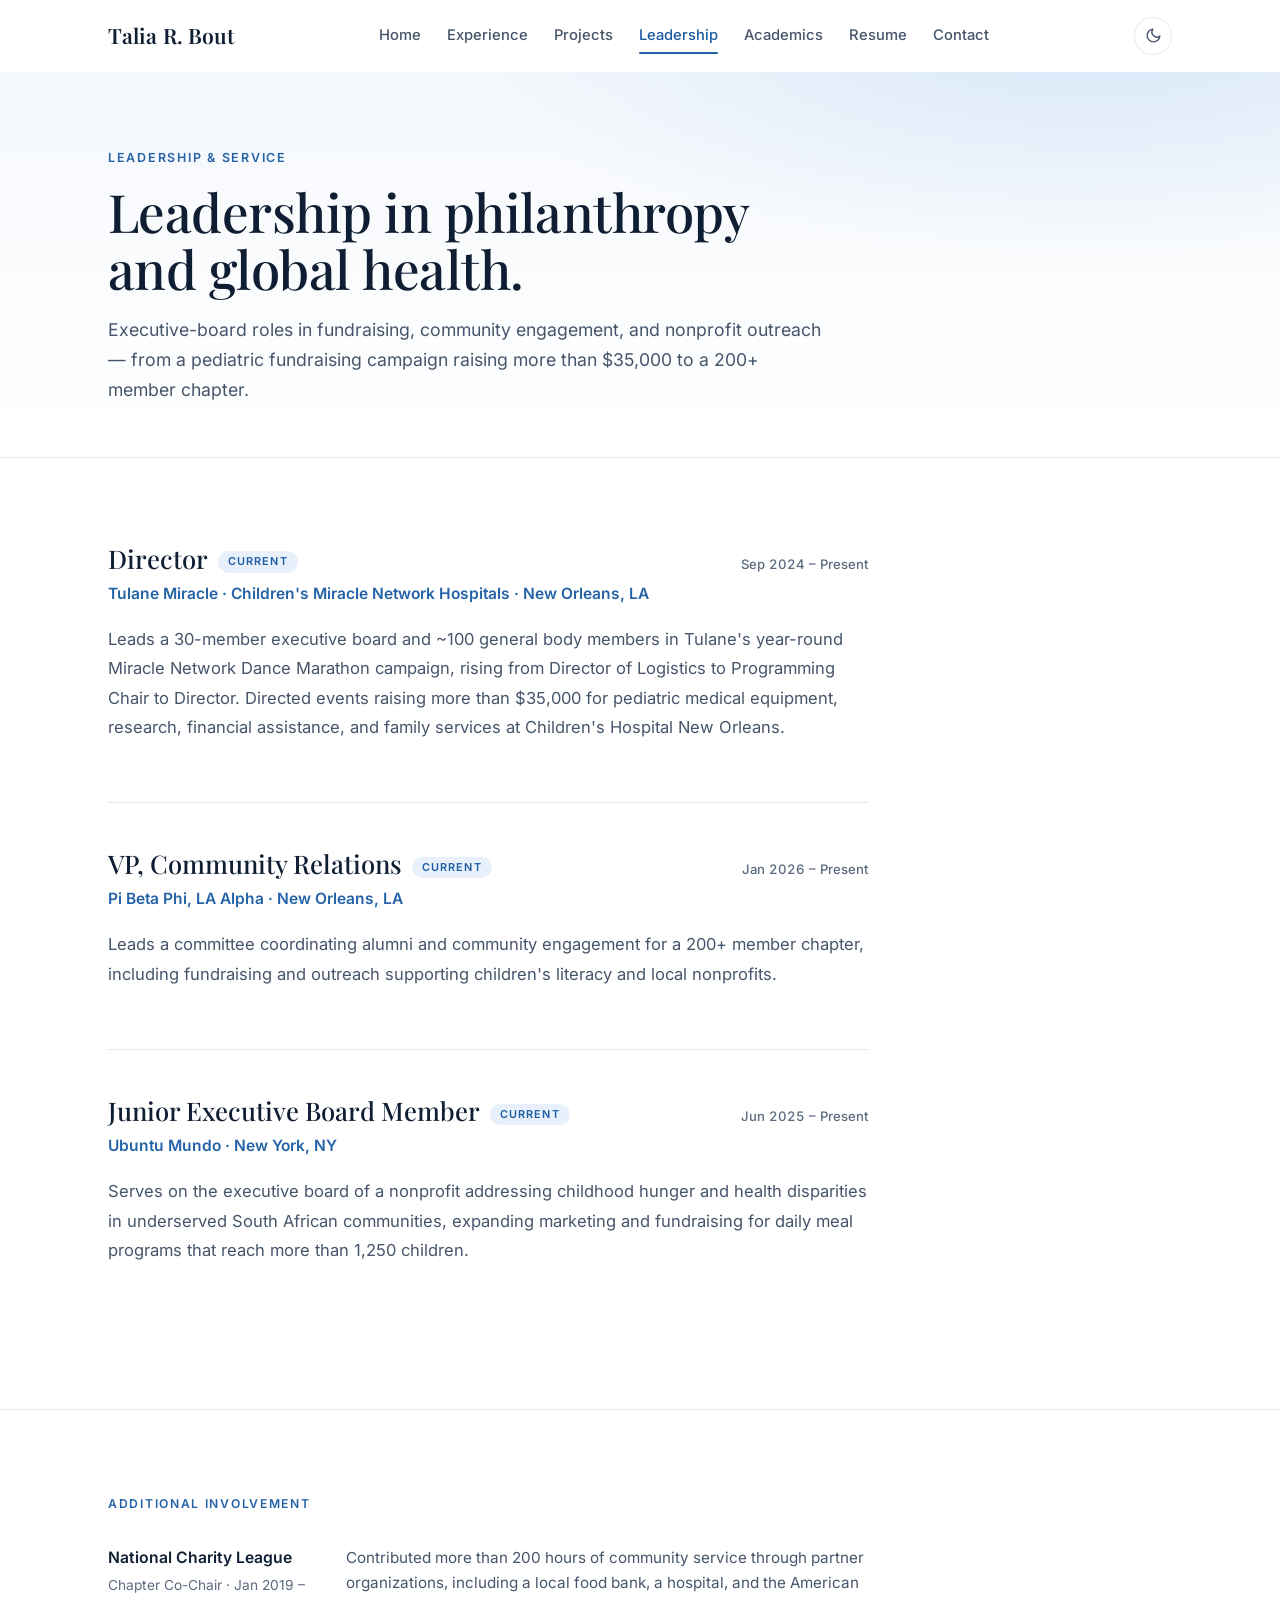
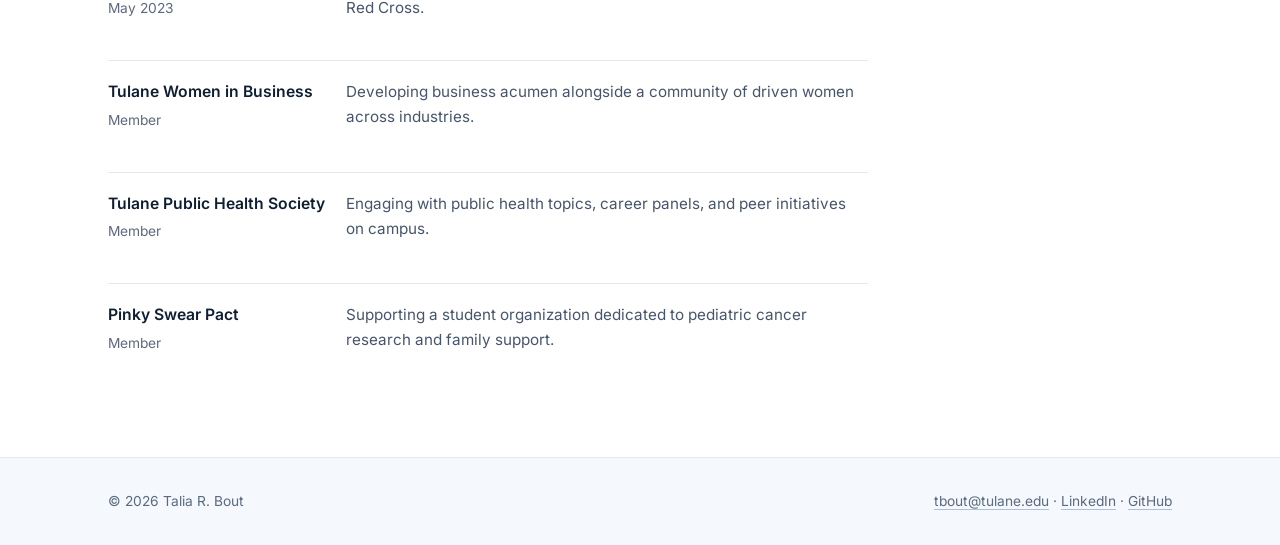
<file: leadership.html>
<!DOCTYPE html>
<html lang="en">
<head>
<meta charset="UTF-8" />
<meta name="viewport" content="width=device-width, initial-scale=1.0" />
<title>Leadership — Talia R. Bout</title>
<meta name="description" content="Talia R. Bout's leadership and service across student government, philanthropy, and global health nonprofits." />
<link rel="icon" href="data:image/svg+xml,<svg xmlns=%22http://www.w3.org/2000/svg%22 viewBox=%220 0 100 100%22><rect width=%22100%22 height=%22100%22 rx=%2220%22 fill=%22%231b3358%22/><text x=%2250%22 y=%2266%22 font-size=%2252%22 text-anchor=%22middle%22 fill=%22%23ffffff%22 font-family=%22Georgia,serif%22>T</text></svg>" />
<link rel="preload" href="assets/fonts/playfair-display-var.woff2" as="font" type="font/woff2" crossorigin />
<link rel="preload" href="assets/fonts/inter-var.woff2" as="font" type="font/woff2" crossorigin />
<!-- meta:start -->
<meta name="theme-color" content="#ffffff" media="(prefers-color-scheme: light)" />
<meta name="theme-color" content="#0b1220" media="(prefers-color-scheme: dark)" />
<meta name="author" content="Talia R. Bout" />
<link rel="canonical" href="https://taliabout.com/leadership.html" />
<link rel="apple-touch-icon" href="assets/img/apple-touch-icon.png" />
<meta property="og:type" content="website" />
<meta property="og:site_name" content="Talia Bout" />
<meta property="og:title" content="Leadership — Talia R. Bout" />
<meta property="og:description" content="Talia R. Bout&#x27;s leadership and service across student government, philanthropy, and global health nonprofits." />
<meta property="og:url" content="https://taliabout.com/leadership.html" />
<meta property="og:image" content="https://taliabout.com/assets/img/og-card.jpg" />
<meta property="og:image:width" content="1200" />
<meta property="og:image:height" content="630" />
<meta property="og:image:alt" content="Talia R. Bout — Public Health, Policy, Strategy" />
<meta name="twitter:card" content="summary_large_image" />
<!-- meta:end -->
<link rel="stylesheet" href="css/style.css?v=20261014" />
<script>
  (function () {
    var d = document.documentElement;
    d.classList.add("js");
    /* Failsafe: if the main script hasn't finished in 3s, show all content */
    setTimeout(function () { if (!d.hasAttribute("data-ready")) d.classList.remove("js"); }, 3000);
    try {
      var t = localStorage.getItem("talia-theme");
      if (t === "dark" || t === "light") document.documentElement.setAttribute("data-theme", t);
    } catch (e) {}
  })();
</script>
</head>
<body>

<a class="skip-link" href="#main">Skip to content</a>

<header class="site-header">
  <div class="container header-inner">
    <a href="index.html" class="brand">Talia R. Bout</a>
    <nav class="main-nav" id="main-nav" aria-label="Primary">
      <a href="index.html">Home</a>
      <a href="experience.html">Experience</a>
      <a href="projects.html">Projects</a>
      <a href="leadership.html" aria-current="page">Leadership</a>
      <a href="academics.html">Academics</a>
      <a href="resume.html">Resume</a>
      <a href="contact.html">Contact</a>
    </nav>
    <div class="header-actions">
      <button class="theme-toggle" id="theme-toggle" aria-label="Toggle dark mode" type="button">
        <svg class="icon-moon" viewBox="0 0 24 24" fill="none" stroke="currentColor" stroke-width="2" stroke-linecap="round" stroke-linejoin="round"><path d="M21 12.79A9 9 0 1 1 11.21 3 7 7 0 0 0 21 12.79Z"/></svg>
        <svg class="icon-sun" viewBox="0 0 24 24" fill="none" stroke="currentColor" stroke-width="2" stroke-linecap="round" stroke-linejoin="round"><circle cx="12" cy="12" r="4"/><path d="M12 2v2M12 20v2M4.93 4.93l1.41 1.41M17.66 17.66l1.41 1.41M2 12h2M20 12h2M6.34 17.66l-1.41 1.41M19.07 4.93l-1.41 1.41"/></svg>
      </button>
      <button class="nav-toggle" id="nav-toggle" type="button" aria-label="Toggle menu" aria-expanded="false" aria-controls="main-nav">
        <span></span><span></span><span></span>
      </button>
    </div>
  </div>
</header>

<main id="main">

  <section class="page-hero">
    <div class="container">
      <p class="page-kicker reveal">Leadership &amp; Service</p>
      <h1 class="page-title reveal">Leadership in philanthropy and global health.</h1>
      <p class="page-intro reveal">
        Executive-board roles in fundraising, community engagement, and
        nonprofit outreach &mdash; from a pediatric fundraising campaign
        raising more than $35,000 to a 200+ member chapter.
      </p>
    </div>
  </section>

  <section class="section">
    <div class="container stack">

      <article class="case-study reveal" id="tulane-miracle">
        <div class="case-head">
          <h2 class="case-role">Director<span class="badge">Current</span></h2>
          <span class="case-meta">Sep 2024 &ndash; Present</span>
        </div>
        <p class="case-org">Tulane Miracle &middot; Children's Miracle Network Hospitals &middot; New Orleans, LA</p>
        <div class="case-body">
          <p>
            Leads a 30-member executive board and ~100 general body members
            in Tulane's year-round Miracle Network Dance Marathon campaign,
            rising from Director of Logistics to Programming Chair to
            Director. Directed events raising more than $35,000 for
            pediatric medical equipment, research, financial assistance, and
            family services at Children's Hospital New Orleans.
          </p>
        </div>
      </article>

      <article class="case-study reveal" id="pi-beta-phi">
        <div class="case-head">
          <h2 class="case-role">VP, Community Relations<span class="badge">Current</span></h2>
          <span class="case-meta">Jan 2026 &ndash; Present</span>
        </div>
        <p class="case-org">Pi Beta Phi, LA Alpha &middot; New Orleans, LA</p>
        <div class="case-body">
          <p>
            Leads a committee coordinating alumni and community engagement
            for a 200+ member chapter, including fundraising and outreach
            supporting children's literacy and local nonprofits.
          </p>
        </div>
      </article>

      <article class="case-study reveal" id="ubuntu-mundo">
        <div class="case-head">
          <h2 class="case-role">Junior Executive Board Member<span class="badge">Current</span></h2>
          <span class="case-meta">Jun 2025 &ndash; Present</span>
        </div>
        <p class="case-org">Ubuntu Mundo &middot; New York, NY</p>
        <div class="case-body">
          <p>
            Serves on the executive board of a nonprofit addressing
            childhood hunger and health disparities in underserved South
            African communities, expanding marketing and fundraising for
            daily meal programs that reach more than 1,250 children.
          </p>
        </div>
      </article>

    </div>
  </section>

  <section class="section">
    <div class="container">
      <h2 class="section-label reveal">Additional Involvement</h2>
      <div class="involvement-list reveal" style="max-width: 760px;">
        <div class="involvement-item">
          <div>
            <div class="inv-org">National Charity League</div>
            <div class="inv-role">Chapter Co-Chair &middot; Jan 2019 &ndash; May 2023</div>
          </div>
          <p class="inv-desc">Contributed more than 200 hours of community service through partner organizations, including a local food bank, a hospital, and the American Red Cross.</p>
        </div>
        <div class="involvement-item">
          <div>
            <div class="inv-org">Tulane Women in Business</div>
            <div class="inv-role">Member</div>
          </div>
          <p class="inv-desc">Developing business acumen alongside a community of driven women across industries.</p>
        </div>
        <div class="involvement-item">
          <div>
            <div class="inv-org">Tulane Public Health Society</div>
            <div class="inv-role">Member</div>
          </div>
          <p class="inv-desc">Engaging with public health topics, career panels, and peer initiatives on campus.</p>
        </div>
        <div class="involvement-item">
          <div>
            <div class="inv-org">Pinky Swear Pact</div>
            <div class="inv-role">Member</div>
          </div>
          <p class="inv-desc">Supporting a student organization dedicated to pediatric cancer research and family support.</p>
        </div>
      </div>
    </div>
  </section>

</main>

<footer class="site-footer">
  <div class="container footer-inner">
    <span>&copy; <span id="year"></span> Talia R. Bout</span>
    <span><a href="mailto:tbout@tulane.edu">tbout@tulane.edu</a> &middot; <a href="https://linkedin.com/in/talia-bout" target="_blank" rel="noopener">LinkedIn</a> &middot; <a href="https://github.com/taliabout" target="_blank" rel="noopener">GitHub</a></span>
  </div>
</footer>

<script src="js/script.js?v=20261014"></script>
<script data-goatcounter="https://taliabout.goatcounter.com/count" async src="https://gc.zgo.at/count.js"></script>
</body>
</html>
</file>
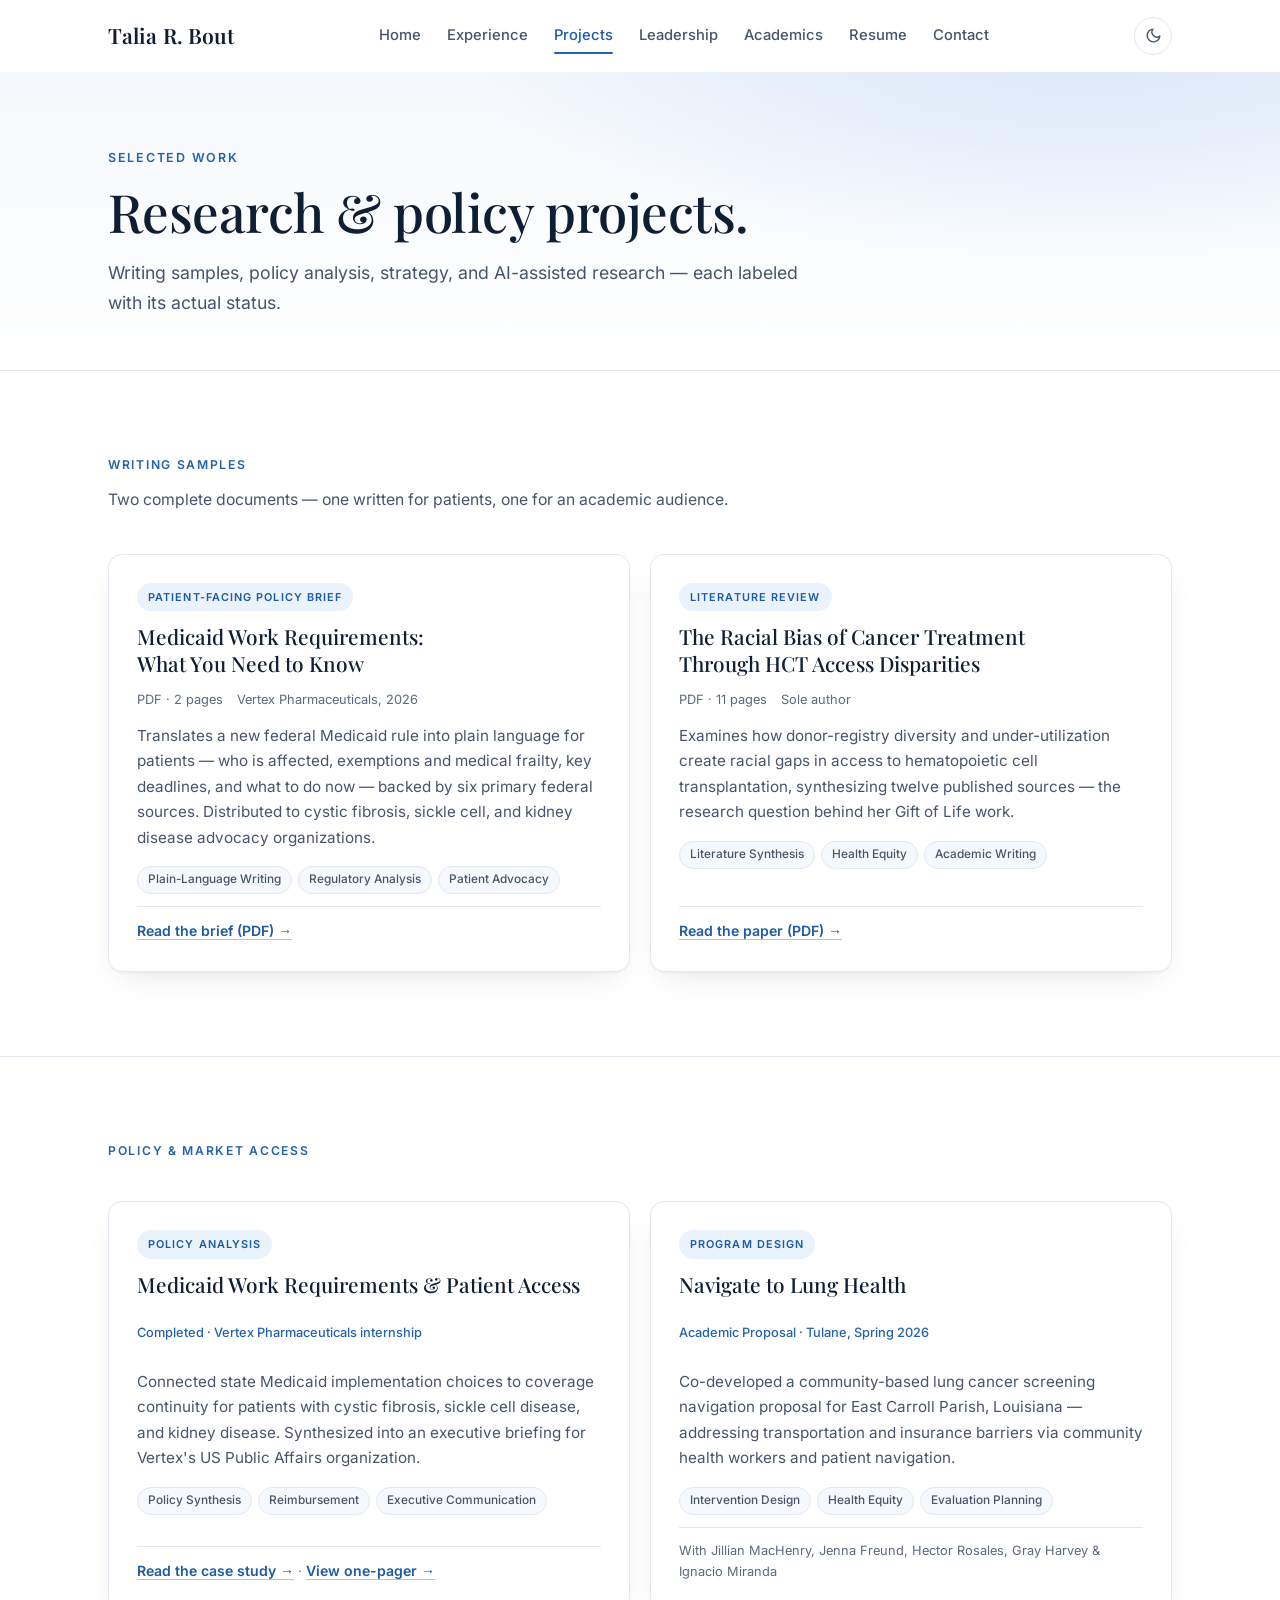
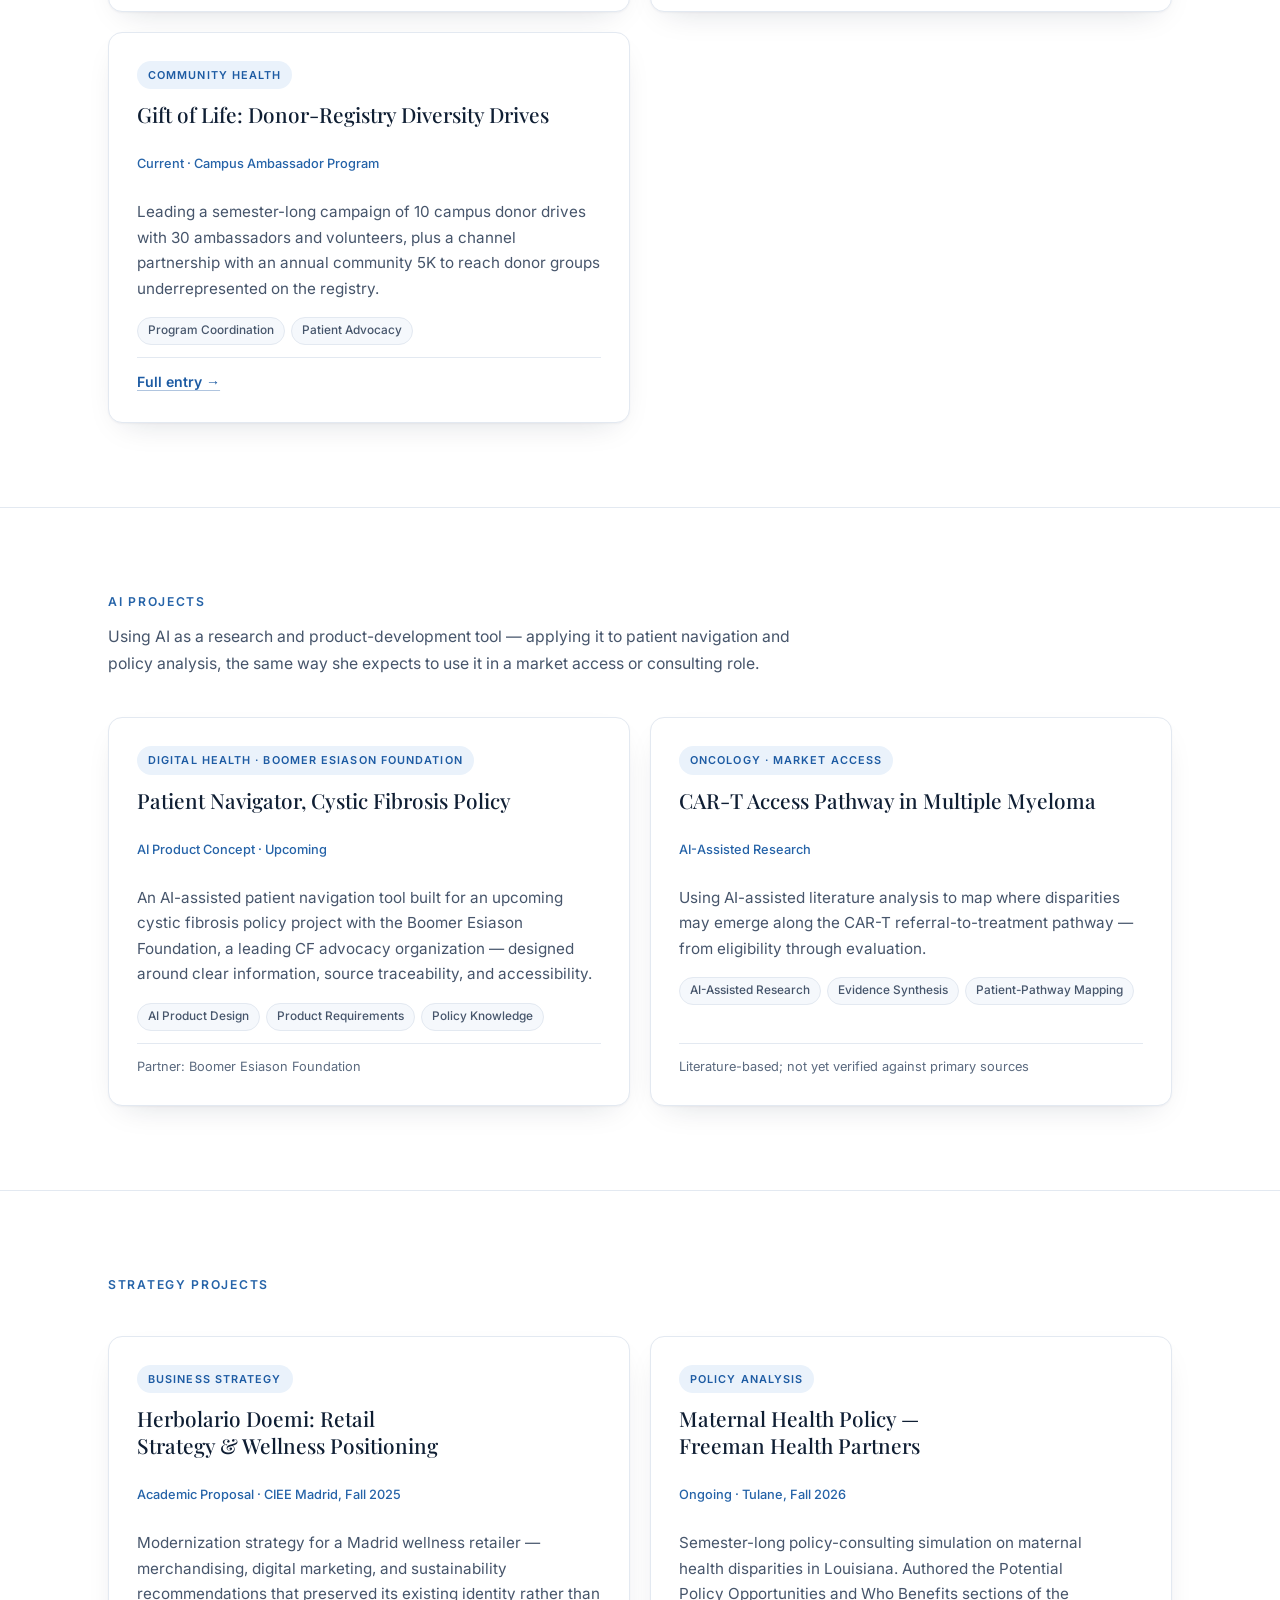
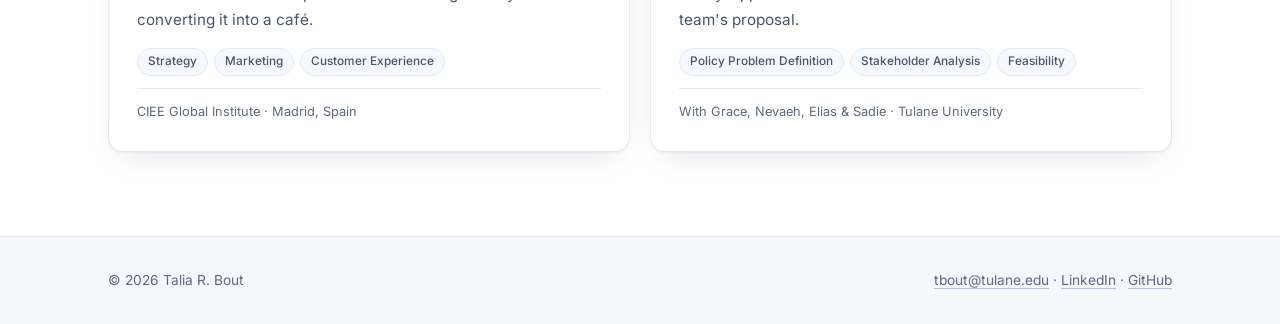
<file: projects.html>
<!DOCTYPE html>
<html lang="en">
<head>
<meta charset="UTF-8" />
<meta name="viewport" content="width=device-width, initial-scale=1.0" />
<title>Projects — Talia R. Bout</title>
<meta name="description" content="Selected policy, research, and strategy projects by Talia R. Bout." />
<link rel="icon" href="data:image/svg+xml,<svg xmlns=%22http://www.w3.org/2000/svg%22 viewBox=%220 0 100 100%22><rect width=%22100%22 height=%22100%22 rx=%2220%22 fill=%22%231b3358%22/><text x=%2250%22 y=%2266%22 font-size=%2252%22 text-anchor=%22middle%22 fill=%22%23ffffff%22 font-family=%22Georgia,serif%22>T</text></svg>" />
<link rel="preload" href="assets/fonts/playfair-display-var.woff2" as="font" type="font/woff2" crossorigin />
<link rel="preload" href="assets/fonts/inter-var.woff2" as="font" type="font/woff2" crossorigin />
<!-- meta:start -->
<meta name="theme-color" content="#ffffff" media="(prefers-color-scheme: light)" />
<meta name="theme-color" content="#0b1220" media="(prefers-color-scheme: dark)" />
<meta name="author" content="Talia R. Bout" />
<link rel="canonical" href="https://taliabout.com/projects.html" />
<link rel="apple-touch-icon" href="assets/img/apple-touch-icon.png" />
<meta property="og:type" content="website" />
<meta property="og:site_name" content="Talia Bout" />
<meta property="og:title" content="Projects — Talia R. Bout" />
<meta property="og:description" content="Selected policy, research, and strategy projects by Talia R. Bout." />
<meta property="og:url" content="https://taliabout.com/projects.html" />
<meta property="og:image" content="https://taliabout.com/assets/img/og-card.jpg" />
<meta property="og:image:width" content="1200" />
<meta property="og:image:height" content="630" />
<meta property="og:image:alt" content="Talia R. Bout — Public Health, Policy, Strategy" />
<meta name="twitter:card" content="summary_large_image" />
<!-- meta:end -->
<link rel="stylesheet" href="css/style.css?v=20261014" />
<script>
  (function () {
    var d = document.documentElement;
    d.classList.add("js");
    /* Failsafe: if the main script hasn't finished in 3s, show all content */
    setTimeout(function () { if (!d.hasAttribute("data-ready")) d.classList.remove("js"); }, 3000);
    try {
      var t = localStorage.getItem("talia-theme");
      if (t === "dark" || t === "light") document.documentElement.setAttribute("data-theme", t);
    } catch (e) {}
  })();
</script>
</head>
<body>

<a class="skip-link" href="#main">Skip to content</a>

<header class="site-header">
  <div class="container header-inner">
    <a href="index.html" class="brand">Talia R. Bout</a>
    <nav class="main-nav" id="main-nav" aria-label="Primary">
      <a href="index.html">Home</a>
      <a href="experience.html">Experience</a>
      <a href="projects.html" aria-current="page">Projects</a>
      <a href="leadership.html">Leadership</a>
      <a href="academics.html">Academics</a>
      <a href="resume.html">Resume</a>
      <a href="contact.html">Contact</a>
    </nav>
    <div class="header-actions">
      <button class="theme-toggle" id="theme-toggle" aria-label="Toggle dark mode" type="button">
        <svg class="icon-moon" viewBox="0 0 24 24" fill="none" stroke="currentColor" stroke-width="2" stroke-linecap="round" stroke-linejoin="round"><path d="M21 12.79A9 9 0 1 1 11.21 3 7 7 0 0 0 21 12.79Z"/></svg>
        <svg class="icon-sun" viewBox="0 0 24 24" fill="none" stroke="currentColor" stroke-width="2" stroke-linecap="round" stroke-linejoin="round"><circle cx="12" cy="12" r="4"/><path d="M12 2v2M12 20v2M4.93 4.93l1.41 1.41M17.66 17.66l1.41 1.41M2 12h2M20 12h2M6.34 17.66l-1.41 1.41M19.07 4.93l-1.41 1.41"/></svg>
      </button>
      <button class="nav-toggle" id="nav-toggle" type="button" aria-label="Toggle menu" aria-expanded="false" aria-controls="main-nav">
        <span></span><span></span><span></span>
      </button>
    </div>
  </div>
</header>

<main id="main">

  <section class="page-hero">
    <div class="container">
      <p class="page-kicker reveal">Selected Work</p>
      <h1 class="page-title reveal">Research &amp; policy projects.</h1>
      <p class="page-intro reveal">
        Writing samples, policy analysis, strategy, and AI-assisted
        research &mdash; each labeled with its actual status.
      </p>
    </div>
  </section>

  <section class="section" id="writing-samples">
    <div class="container">
      <h2 class="section-label reveal">Writing Samples</h2>
      <p class="page-intro reveal" style="font-size: 0.98rem; margin-bottom: 28px;">
        Two complete documents &mdash; one written for patients, one for
        an academic audience.
      </p>

      <div class="project-grid">

        <div class="proj-card reveal">
          <span class="proj-tag">Patient-Facing Policy Brief</span>
          <h3>Medicaid Work Requirements: What You Need to Know</h3>
          <div class="doc-meta"><span>PDF &middot; 2 pages</span><span>Vertex Pharmaceuticals, 2026</span></div>
          <p class="proj-desc">
            Translates a new federal Medicaid rule into plain language for
            patients &mdash; who is affected, exemptions and medical
            frailty, key deadlines, and what to do now &mdash; backed by six
            primary federal sources. Distributed to cystic fibrosis, sickle
            cell, and kidney disease advocacy organizations.
          </p>
          <div class="proj-skills">
            <span>Plain-Language Writing</span>
            <span>Regulatory Analysis</span>
            <span>Patient Advocacy</span>
          </div>
          <div class="proj-meta"><a href="assets/writing/Vertex-Medicaid-Work-Requirements-One-Pager.pdf" target="_blank" rel="noopener" class="proj-link">Read the brief (PDF) &rarr;</a></div>
        </div>

        <div class="proj-card reveal">
          <span class="proj-tag">Literature Review</span>
          <h3>The Racial Bias of Cancer Treatment Through HCT Access Disparities</h3>
          <div class="doc-meta"><span>PDF &middot; 11 pages</span><span>Sole author</span></div>
          <p class="proj-desc">
            Examines how donor-registry diversity and under-utilization
            create racial gaps in access to hematopoietic cell
            transplantation, synthesizing twelve published sources
            &mdash; the research question behind her Gift of Life work.
          </p>
          <div class="proj-skills">
            <span>Literature Synthesis</span>
            <span>Health Equity</span>
            <span>Academic Writing</span>
          </div>
          <div class="proj-meta"><a href="assets/writing/HCT-Access-Disparities-Talia-Bout.pdf" target="_blank" rel="noopener" class="proj-link">Read the paper (PDF) &rarr;</a></div>
        </div>

      </div>
    </div>
  </section>

  <section class="section">
    <div class="container">
      <h2 class="section-label reveal">Policy &amp; Market Access</h2>

      <div class="project-grid">

        <div class="proj-card reveal">
          <span class="proj-tag">Policy Analysis</span>
          <h3>Medicaid Work Requirements &amp; Patient Access</h3>
          <p class="proj-status">Completed &middot; Vertex Pharmaceuticals internship</p>
          <p class="proj-desc">
            Connected state Medicaid implementation choices to coverage
            continuity for patients with cystic fibrosis, sickle cell
            disease, and kidney disease. Synthesized into an executive
            briefing for Vertex's US Public Affairs organization.
          </p>
          <div class="proj-skills">
            <span>Policy Synthesis</span>
            <span>Reimbursement</span>
            <span>Executive Communication</span>
          </div>
          <div class="proj-meta">
            <a href="vertex-medicaid-case-study.html" class="proj-link">Read the case study &rarr;</a>
            &middot;
            <a href="assets/writing/Vertex-Medicaid-Work-Requirements-One-Pager.pdf" target="_blank" rel="noopener" class="proj-link">View one-pager &rarr;</a>
          </div>
        </div>

        <div class="proj-card reveal">
          <span class="proj-tag">Program Design</span>
          <h3>Navigate to Lung Health</h3>
          <p class="proj-status">Academic Proposal &middot; Tulane, Spring 2026</p>
          <p class="proj-desc">
            Co-developed a community-based lung cancer screening navigation
            proposal for East Carroll Parish, Louisiana &mdash; addressing
            transportation and insurance barriers via community health
            workers and patient navigation.
          </p>
          <div class="proj-skills">
            <span>Intervention Design</span>
            <span>Health Equity</span>
            <span>Evaluation Planning</span>
          </div>
          <div class="proj-meta">With Jillian MacHenry, Jenna Freund, Hector Rosales, Gray Harvey &amp; Ignacio Miranda</div>
        </div>

        <div class="proj-card reveal">
          <span class="proj-tag">Community Health</span>
          <h3>Gift of Life: Donor-Registry Diversity Drives</h3>
          <p class="proj-status">Current &middot; Campus Ambassador Program</p>
          <p class="proj-desc">
            Leading a semester-long campaign of 10 campus donor drives with
            30 ambassadors and volunteers, plus a channel partnership with an
            annual community 5K to reach donor groups underrepresented on the
            registry.
          </p>
          <div class="proj-skills">
            <span>Program Coordination</span>
            <span>Patient Advocacy</span>
          </div>
          <div class="proj-meta"><a href="experience.html#gift-of-life" class="proj-link">Full entry &rarr;</a></div>
        </div>

      </div>
    </div>
  </section>

  <section class="section">
    <div class="container">
      <h2 class="section-label reveal">AI Projects</h2>
      <p class="page-intro reveal" style="font-size: 0.98rem; margin-bottom: 28px;">
        Using AI as a research and product-development tool &mdash; applying
        it to patient navigation and policy analysis, the same way she
        expects to use it in a market access or consulting role.
      </p>

      <div class="project-grid">

        <div class="proj-card reveal">
          <span class="proj-tag">Digital Health &middot; Boomer Esiason Foundation</span>
          <h3>Patient Navigator, Cystic Fibrosis Policy</h3>
          <p class="proj-status">AI Product Concept &middot; Upcoming</p>
          <p class="proj-desc">
            An AI-assisted patient navigation tool built for an upcoming
            cystic fibrosis policy project with the Boomer Esiason
            Foundation, a leading CF advocacy organization &mdash; designed
            around clear information, source traceability, and
            accessibility.
          </p>
          <div class="proj-skills">
            <span>AI Product Design</span>
            <span>Product Requirements</span>
            <span>Policy Knowledge</span>
          </div>
          <div class="proj-meta">Partner: Boomer Esiason Foundation</div>
        </div>

        <div class="proj-card reveal">
          <span class="proj-tag">Oncology &middot; Market Access</span>
          <h3>CAR-T Access Pathway in Multiple Myeloma</h3>
          <p class="proj-status">AI-Assisted Research</p>
          <p class="proj-desc">
            Using AI-assisted literature analysis to map where disparities
            may emerge along the CAR-T referral-to-treatment pathway &mdash;
            from eligibility through evaluation.
          </p>
          <div class="proj-skills">
            <span>AI-Assisted Research</span>
            <span>Evidence Synthesis</span>
            <span>Patient-Pathway Mapping</span>
          </div>
          <div class="proj-meta">Literature-based; not yet verified against primary sources</div>
        </div>

      </div>
    </div>
  </section>

  <section class="section">
    <div class="container">
      <h2 class="section-label reveal">Strategy Projects</h2>

      <div class="project-grid">

        <div class="proj-card reveal">
          <span class="proj-tag">Business Strategy</span>
          <h3>Herbolario Doemi: Retail Strategy &amp; Wellness Positioning</h3>
          <p class="proj-status">Academic Proposal &middot; CIEE Madrid, Fall 2025</p>
          <p class="proj-desc">
            Modernization strategy for a Madrid wellness retailer &mdash;
            merchandising, digital marketing, and sustainability
            recommendations that preserved its existing identity rather
            than converting it into a caf&eacute;.
          </p>
          <div class="proj-skills">
            <span>Strategy</span>
            <span>Marketing</span>
            <span>Customer Experience</span>
          </div>
          <div class="proj-meta">CIEE Global Institute &middot; Madrid, Spain</div>
        </div>

        <div class="proj-card reveal">
          <span class="proj-tag">Policy Analysis</span>
          <h3>Maternal Health Policy &mdash; Freeman Health Partners</h3>
          <p class="proj-status">Ongoing &middot; Tulane, Fall 2026</p>
          <p class="proj-desc">
            Semester-long policy-consulting simulation on maternal health
            disparities in Louisiana. Authored the Potential Policy
            Opportunities and Who Benefits sections of the team's proposal.
          </p>
          <div class="proj-skills">
            <span>Policy Problem Definition</span>
            <span>Stakeholder Analysis</span>
            <span>Feasibility</span>
          </div>
          <div class="proj-meta">With Grace, Nevaeh, Elias &amp; Sadie &middot; Tulane University</div>
        </div>

      </div>
    </div>
  </section>

</main>

<footer class="site-footer">
  <div class="container footer-inner">
    <span>&copy; <span id="year"></span> Talia R. Bout</span>
    <span><a href="mailto:tbout@tulane.edu">tbout@tulane.edu</a> &middot; <a href="https://linkedin.com/in/talia-bout" target="_blank" rel="noopener">LinkedIn</a> &middot; <a href="https://github.com/taliabout" target="_blank" rel="noopener">GitHub</a></span>
  </div>
</footer>

<script src="js/script.js?v=20261014"></script>
<script data-goatcounter="https://taliabout.goatcounter.com/count" async src="https://gc.zgo.at/count.js"></script>
</body>
</html>
</file>
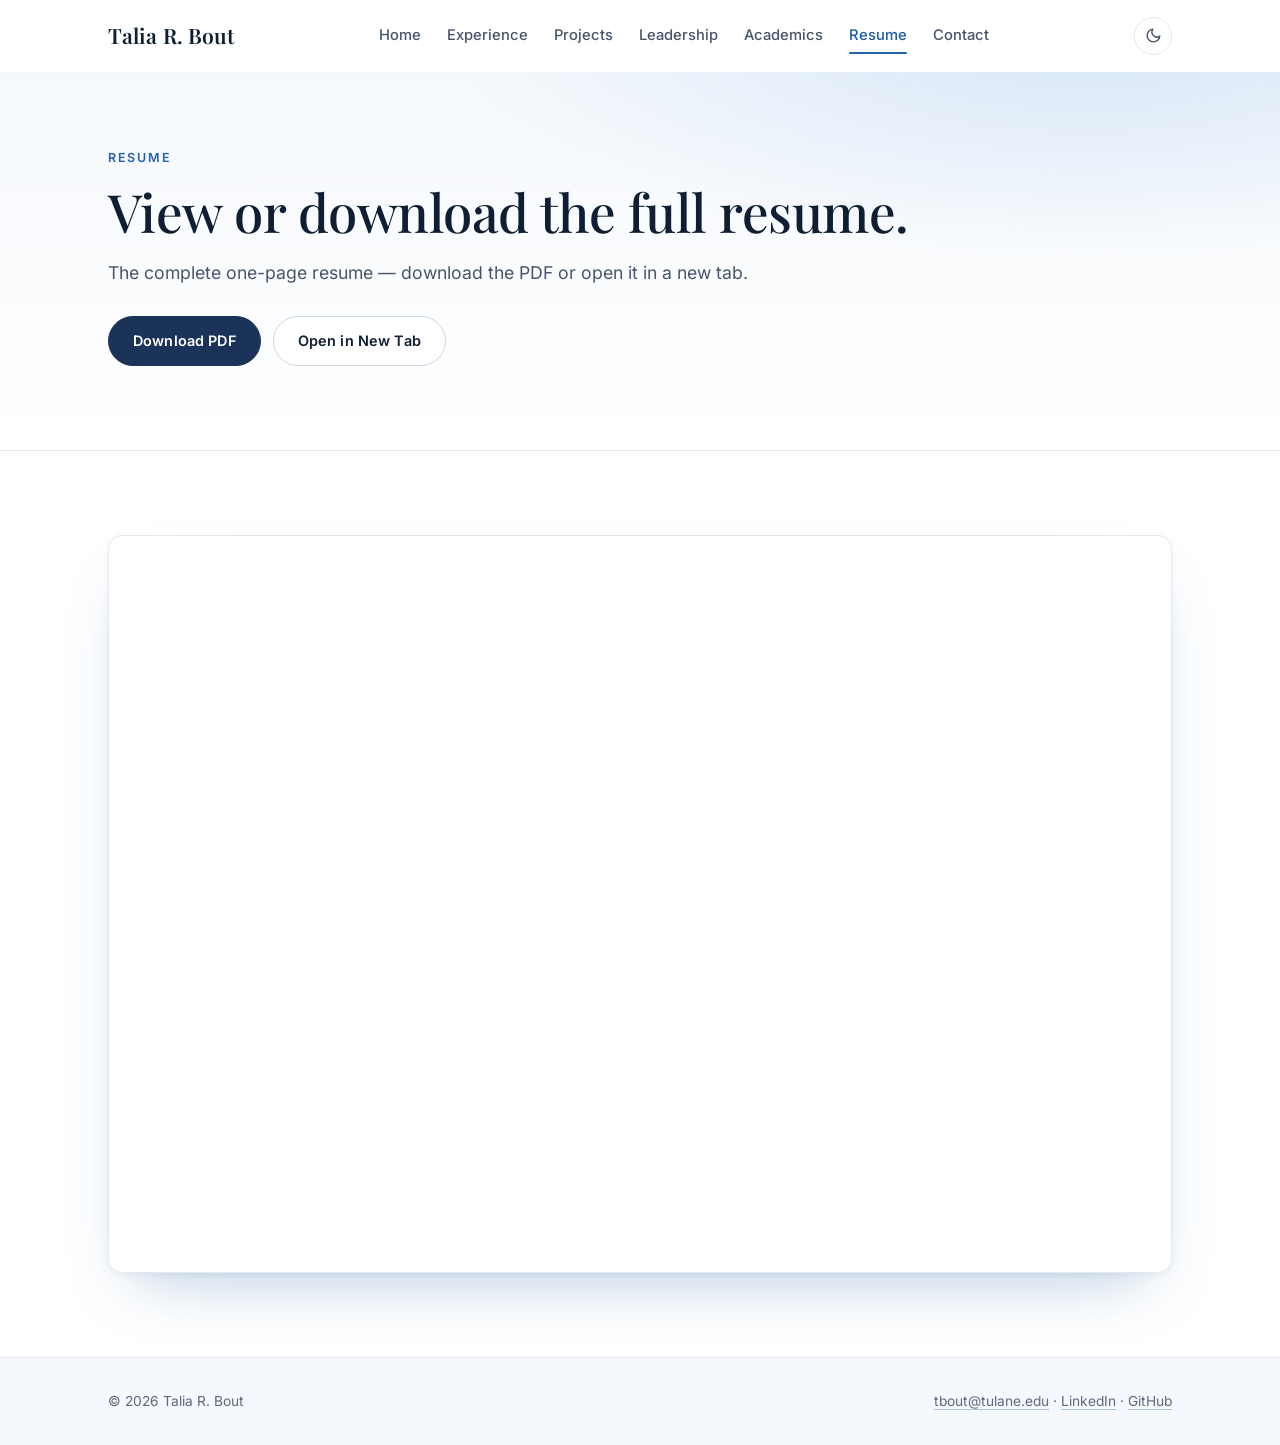
<file: resume.html>
<!DOCTYPE html>
<html lang="en">
<head>
<meta charset="UTF-8" />
<meta name="viewport" content="width=device-width, initial-scale=1.0" />
<title>Resume — Talia R. Bout</title>
<meta name="description" content="View or download Talia R. Bout's resume." />
<link rel="icon" href="data:image/svg+xml,<svg xmlns=%22http://www.w3.org/2000/svg%22 viewBox=%220 0 100 100%22><rect width=%22100%22 height=%22100%22 rx=%2220%22 fill=%22%231b3358%22/><text x=%2250%22 y=%2266%22 font-size=%2252%22 text-anchor=%22middle%22 fill=%22%23ffffff%22 font-family=%22Georgia,serif%22>T</text></svg>" />
<link rel="preload" href="assets/fonts/playfair-display-var.woff2" as="font" type="font/woff2" crossorigin />
<link rel="preload" href="assets/fonts/inter-var.woff2" as="font" type="font/woff2" crossorigin />
<!-- meta:start -->
<meta name="theme-color" content="#ffffff" media="(prefers-color-scheme: light)" />
<meta name="theme-color" content="#0b1220" media="(prefers-color-scheme: dark)" />
<meta name="author" content="Talia R. Bout" />
<link rel="canonical" href="https://taliabout.com/resume.html" />
<link rel="apple-touch-icon" href="assets/img/apple-touch-icon.png" />
<meta property="og:type" content="website" />
<meta property="og:site_name" content="Talia Bout" />
<meta property="og:title" content="Resume — Talia R. Bout" />
<meta property="og:description" content="View or download Talia R. Bout&#x27;s resume." />
<meta property="og:url" content="https://taliabout.com/resume.html" />
<meta property="og:image" content="https://taliabout.com/assets/img/og-card.jpg" />
<meta property="og:image:width" content="1200" />
<meta property="og:image:height" content="630" />
<meta property="og:image:alt" content="Talia R. Bout — Public Health, Policy, Strategy" />
<meta name="twitter:card" content="summary_large_image" />
<!-- meta:end -->
<link rel="stylesheet" href="css/style.css?v=20261014" />
<script>
  (function () {
    var d = document.documentElement;
    d.classList.add("js");
    /* Failsafe: if the main script hasn't finished in 3s, show all content */
    setTimeout(function () { if (!d.hasAttribute("data-ready")) d.classList.remove("js"); }, 3000);
    try {
      var t = localStorage.getItem("talia-theme");
      if (t === "dark" || t === "light") document.documentElement.setAttribute("data-theme", t);
    } catch (e) {}
  })();
</script>
</head>
<body>

<a class="skip-link" href="#main">Skip to content</a>

<header class="site-header">
  <div class="container header-inner">
    <a href="index.html" class="brand">Talia R. Bout</a>
    <nav class="main-nav" id="main-nav" aria-label="Primary">
      <a href="index.html">Home</a>
      <a href="experience.html">Experience</a>
      <a href="projects.html">Projects</a>
      <a href="leadership.html">Leadership</a>
      <a href="academics.html">Academics</a>
      <a href="resume.html" aria-current="page">Resume</a>
      <a href="contact.html">Contact</a>
    </nav>
    <div class="header-actions">
      <button class="theme-toggle" id="theme-toggle" aria-label="Toggle dark mode" type="button">
        <svg class="icon-moon" viewBox="0 0 24 24" fill="none" stroke="currentColor" stroke-width="2" stroke-linecap="round" stroke-linejoin="round"><path d="M21 12.79A9 9 0 1 1 11.21 3 7 7 0 0 0 21 12.79Z"/></svg>
        <svg class="icon-sun" viewBox="0 0 24 24" fill="none" stroke="currentColor" stroke-width="2" stroke-linecap="round" stroke-linejoin="round"><circle cx="12" cy="12" r="4"/><path d="M12 2v2M12 20v2M4.93 4.93l1.41 1.41M17.66 17.66l1.41 1.41M2 12h2M20 12h2M6.34 17.66l-1.41 1.41M19.07 4.93l-1.41 1.41"/></svg>
      </button>
      <button class="nav-toggle" id="nav-toggle" type="button" aria-label="Toggle menu" aria-expanded="false" aria-controls="main-nav">
        <span></span><span></span><span></span>
      </button>
    </div>
  </div>
</header>

<main id="main">

  <section class="page-hero">
    <div class="container">
      <p class="page-kicker reveal">Resume</p>
      <h1 class="page-title reveal">View or download the full resume.</h1>
      <p class="page-intro reveal">
        The complete one-page resume &mdash; download the PDF or open it in
        a new tab.
      </p>
      <div class="resume-toolbar reveal">
        <a href="assets/Talia-Bout-Resume.pdf" class="btn btn-primary" download="Talia-Bout-Resume.pdf">Download PDF</a>
        <a href="assets/Talia-Bout-Resume.pdf" class="btn" target="_blank" rel="noopener">Open in New Tab</a>
      </div>
    </div>
  </section>

  <section class="section resume-embed-section">
    <div class="container">
      <div class="resume-embed reveal">
        <iframe src="assets/Talia-Bout-Resume.pdf" title="Talia R. Bout — Resume" loading="lazy"></iframe>
      </div>
    </div>
  </section>

</main>

<footer class="site-footer">
  <div class="container footer-inner">
    <span>&copy; <span id="year"></span> Talia R. Bout</span>
    <span><a href="mailto:tbout@tulane.edu">tbout@tulane.edu</a> &middot; <a href="https://linkedin.com/in/talia-bout" target="_blank" rel="noopener">LinkedIn</a> &middot; <a href="https://github.com/taliabout" target="_blank" rel="noopener">GitHub</a></span>
  </div>
</footer>

<script src="js/script.js?v=20261014"></script>
<script data-goatcounter="https://taliabout.goatcounter.com/count" async src="https://gc.zgo.at/count.js"></script>
</body>
</html>
</file>
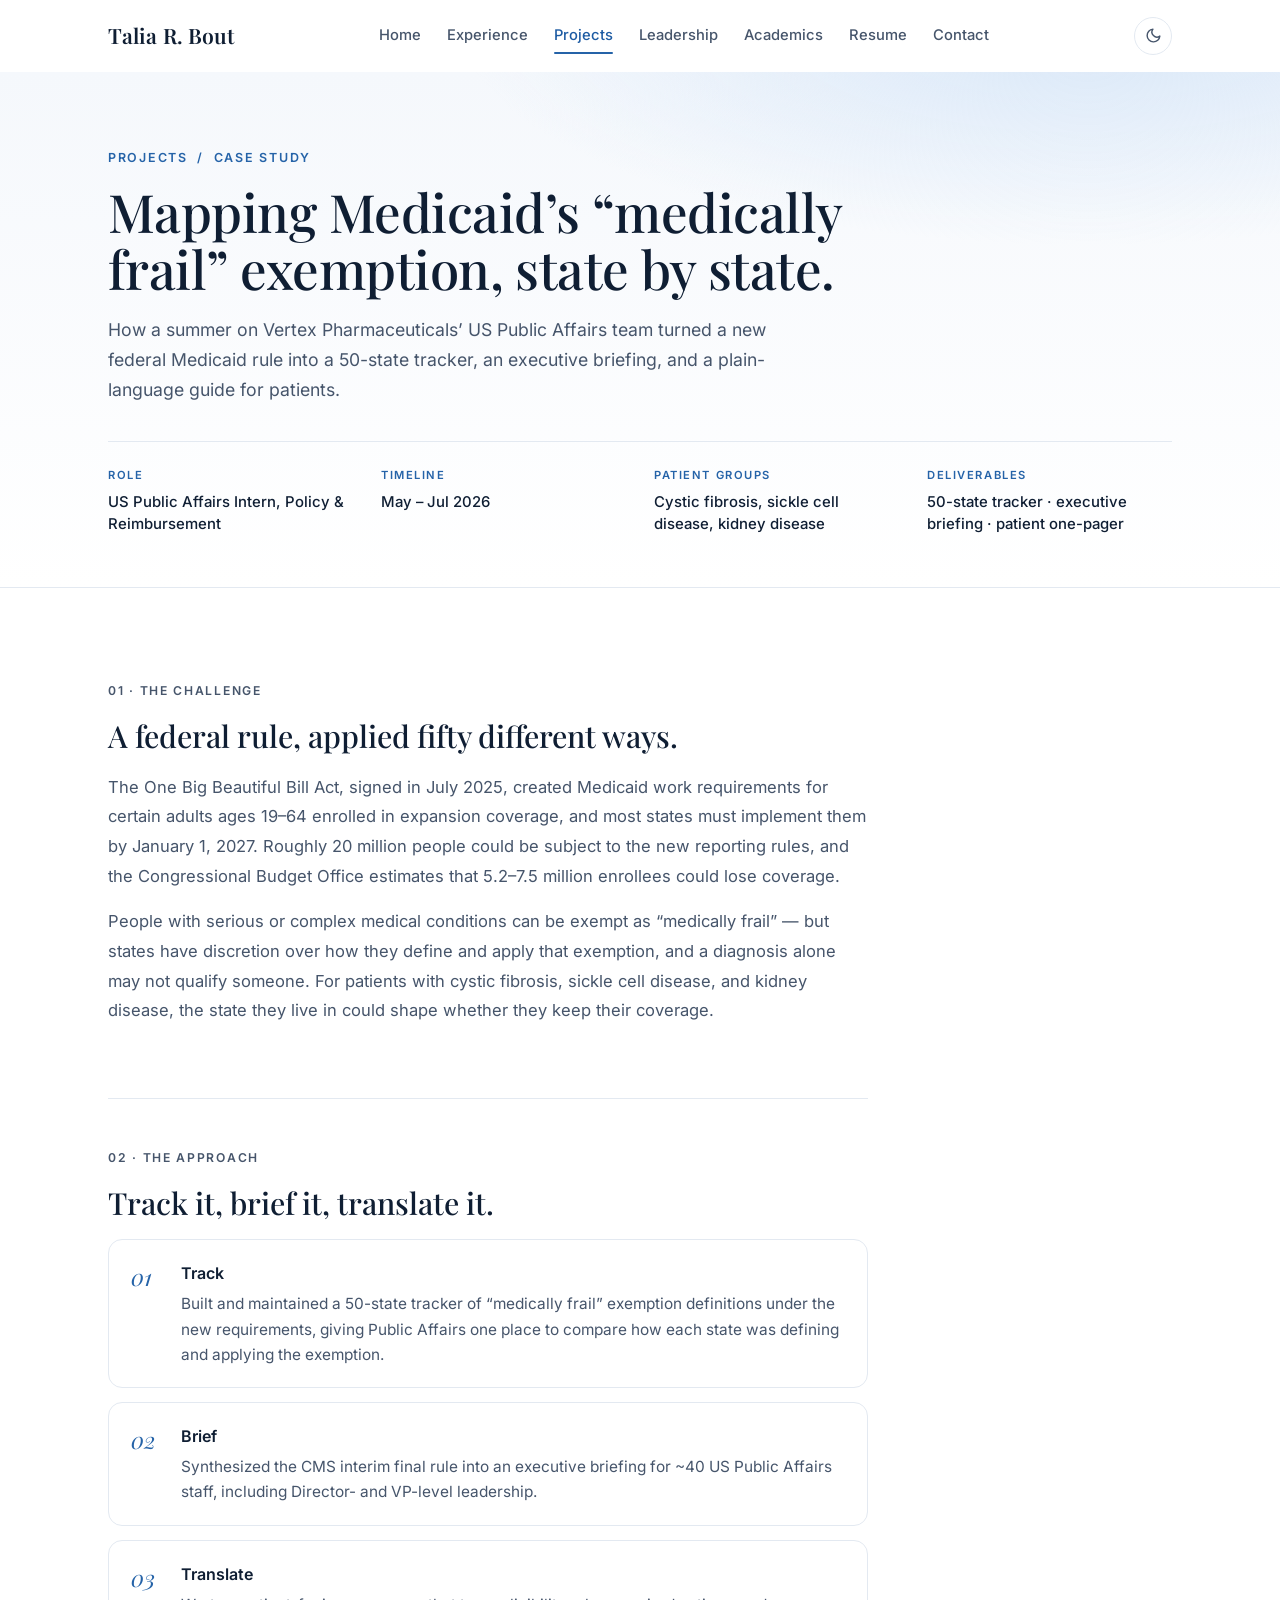
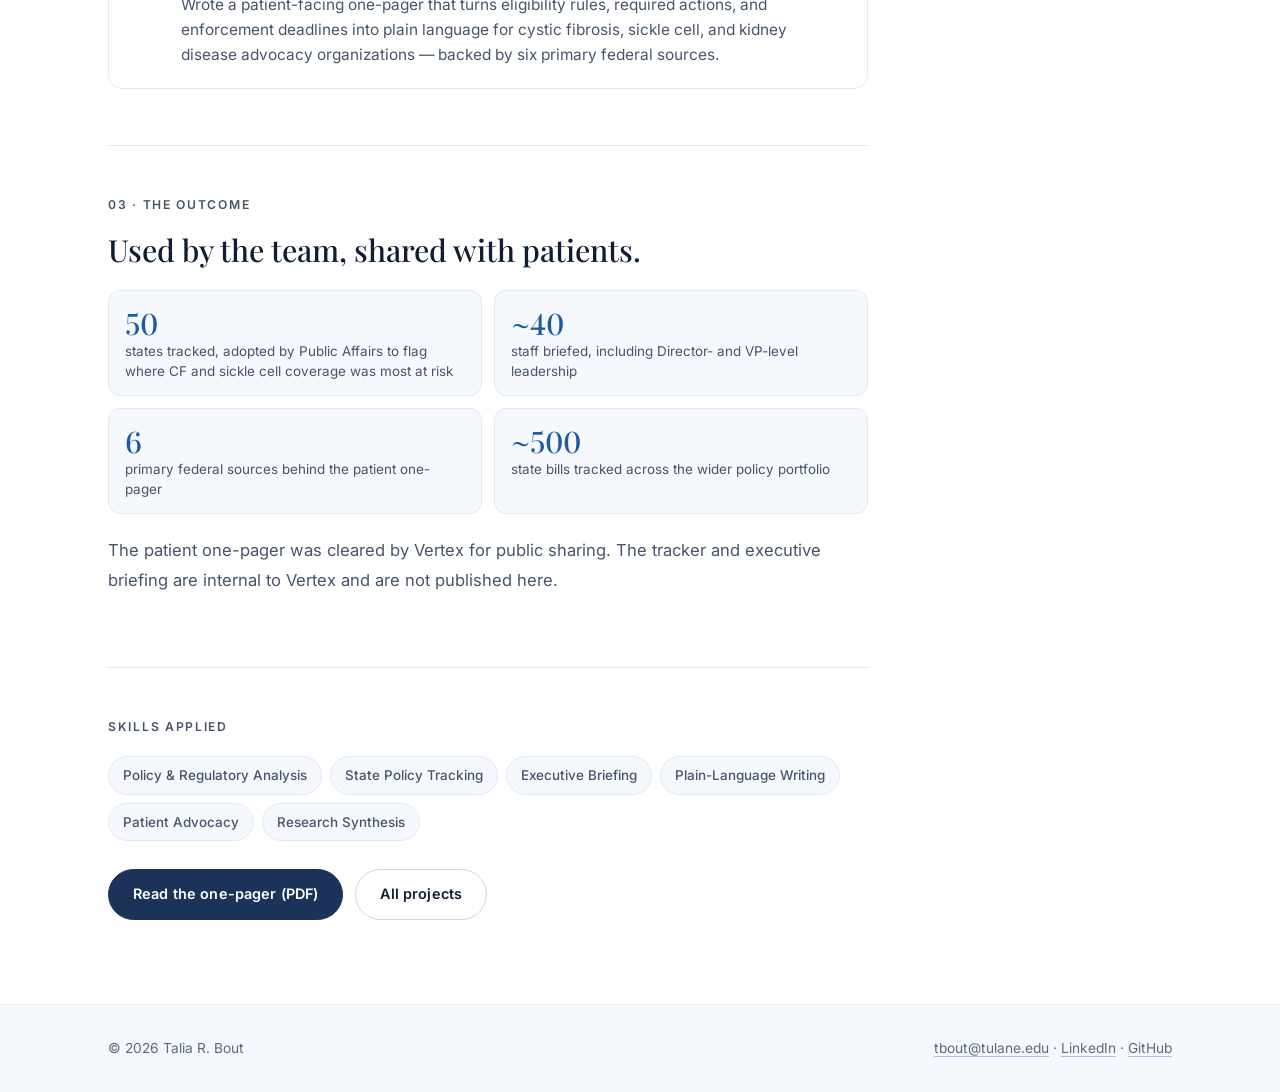
<file: vertex-medicaid-case-study.html>
<!DOCTYPE html>
<html lang="en">
<head>
<meta charset="UTF-8" />
<meta name="viewport" content="width=device-width, initial-scale=1.0" />
<title>Case Study: Medicaid Work Requirements — Talia R. Bout</title>
<meta name="description" content="How Talia R. Bout mapped state &quot;medically frail&quot; exemptions under new Medicaid work requirements at Vertex Pharmaceuticals." />
<link rel="icon" href="data:image/svg+xml,<svg xmlns=%22http://www.w3.org/2000/svg%22 viewBox=%220 0 100 100%22><rect width=%22100%22 height=%22100%22 rx=%2220%22 fill=%22%231b3358%22/><text x=%2250%22 y=%2266%22 font-size=%2252%22 text-anchor=%22middle%22 fill=%22%23ffffff%22 font-family=%22Georgia,serif%22>T</text></svg>" />
<link rel="preload" href="assets/fonts/playfair-display-var.woff2" as="font" type="font/woff2" crossorigin />
<link rel="preload" href="assets/fonts/inter-var.woff2" as="font" type="font/woff2" crossorigin />
<!-- meta:start -->
<meta name="theme-color" content="#ffffff" media="(prefers-color-scheme: light)" />
<meta name="theme-color" content="#0b1220" media="(prefers-color-scheme: dark)" />
<meta name="author" content="Talia R. Bout" />
<link rel="canonical" href="https://taliabout.com/vertex-medicaid-case-study.html" />
<link rel="apple-touch-icon" href="assets/img/apple-touch-icon.png" />
<meta property="og:type" content="article" />
<meta property="og:site_name" content="Talia Bout" />
<meta property="og:title" content="Case Study: Medicaid Work Requirements — Talia R. Bout" />
<meta property="og:description" content="How Talia R. Bout mapped state &quot;medically frail&quot; exemptions under new Medicaid work requirements at Vertex Pharmaceuticals." />
<meta property="og:url" content="https://taliabout.com/vertex-medicaid-case-study.html" />
<meta property="og:image" content="https://taliabout.com/assets/img/og-card.jpg" />
<meta property="og:image:width" content="1200" />
<meta property="og:image:height" content="630" />
<meta property="og:image:alt" content="Talia R. Bout — Public Health, Policy, Strategy" />
<meta name="twitter:card" content="summary_large_image" />
<!-- meta:end -->
<link rel="stylesheet" href="css/style.css?v=20261014" />
<script>
  (function () {
    var d = document.documentElement;
    d.classList.add("js");
    /* Failsafe: if the main script hasn't finished in 3s, show all content */
    setTimeout(function () { if (!d.hasAttribute("data-ready")) d.classList.remove("js"); }, 3000);
    try {
      var t = localStorage.getItem("talia-theme");
      if (t === "dark" || t === "light") document.documentElement.setAttribute("data-theme", t);
    } catch (e) {}
  })();
</script>
</head>
<body>

<a class="skip-link" href="#main">Skip to content</a>

<header class="site-header">
  <div class="container header-inner">
    <a href="index.html" class="brand">Talia R. Bout</a>
    <nav class="main-nav" id="main-nav" aria-label="Primary">
      <a href="index.html">Home</a>
      <a href="experience.html">Experience</a>
      <a href="projects.html" aria-current="true">Projects</a>
      <a href="leadership.html">Leadership</a>
      <a href="academics.html">Academics</a>
      <a href="resume.html">Resume</a>
      <a href="contact.html">Contact</a>
    </nav>
    <div class="header-actions">
      <button class="theme-toggle" id="theme-toggle" aria-label="Toggle dark mode" type="button">
        <svg class="icon-moon" viewBox="0 0 24 24" fill="none" stroke="currentColor" stroke-width="2" stroke-linecap="round" stroke-linejoin="round"><path d="M21 12.79A9 9 0 1 1 11.21 3 7 7 0 0 0 21 12.79Z"/></svg>
        <svg class="icon-sun" viewBox="0 0 24 24" fill="none" stroke="currentColor" stroke-width="2" stroke-linecap="round" stroke-linejoin="round"><circle cx="12" cy="12" r="4"/><path d="M12 2v2M12 20v2M4.93 4.93l1.41 1.41M17.66 17.66l1.41 1.41M2 12h2M20 12h2M6.34 17.66l-1.41 1.41M19.07 4.93l-1.41 1.41"/></svg>
      </button>
      <button class="nav-toggle" id="nav-toggle" type="button" aria-label="Toggle menu" aria-expanded="false" aria-controls="main-nav">
        <span></span><span></span><span></span>
      </button>
    </div>
  </div>
</header>

<main id="main">

  <section class="page-hero">
    <div class="container">
      <p class="page-kicker reveal"><a href="projects.html" class="crumb">Projects</a> &nbsp;/&nbsp; Case Study</p>
      <h1 class="page-title reveal">Mapping Medicaid&rsquo;s &ldquo;medically frail&rdquo; exemption, state by state.</h1>
      <p class="page-intro reveal">
        How a summer on Vertex Pharmaceuticals&rsquo; US Public Affairs team
        turned a new federal Medicaid rule into a 50-state tracker, an
        executive briefing, and a plain-language guide for patients.
      </p>
      <dl class="cs-glance reveal">
        <div><dt>Role</dt><dd>US Public Affairs Intern, Policy &amp; Reimbursement</dd></div>
        <div><dt>Timeline</dt><dd>May &ndash; Jul 2026</dd></div>
        <div><dt>Patient groups</dt><dd>Cystic fibrosis, sickle cell disease, kidney disease</dd></div>
        <div><dt>Deliverables</dt><dd>50-state tracker &middot; executive briefing &middot; patient one-pager</dd></div>
      </dl>
    </div>
  </section>

  <section class="section">
    <div class="container stack">

      <article class="cs-block reveal">
        <p class="section-label">01 &middot; The Challenge</p>
        <h2 class="cs-title">A federal rule, applied fifty different ways.</h2>
        <p>
          The One Big Beautiful Bill Act, signed in July 2025, created
          Medicaid work requirements for certain adults ages 19&ndash;64
          enrolled in expansion coverage, and most states must implement
          them by January 1, 2027. Roughly 20 million people could be subject
          to the new reporting rules, and the Congressional Budget Office
          estimates that 5.2&ndash;7.5 million enrollees could lose coverage.
        </p>
        <p>
          People with serious or complex medical conditions can be exempt as
          &ldquo;medically frail&rdquo; &mdash; but states have discretion
          over how they define and apply that exemption, and a diagnosis
          alone may not qualify someone. For patients with cystic fibrosis,
          sickle cell disease, and kidney disease, the state they live in
          could shape whether they keep their coverage.
        </p>
      </article>

      <article class="cs-block reveal">
        <p class="section-label">02 &middot; The Approach</p>
        <h2 class="cs-title">Track it, brief it, translate it.</h2>
        <ol class="cs-steps">
          <li>
            <h3>Track</h3>
            <p>Built and maintained a 50-state tracker of &ldquo;medically frail&rdquo; exemption definitions under the new requirements, giving Public Affairs one place to compare how each state was defining and applying the exemption.</p>
          </li>
          <li>
            <h3>Brief</h3>
            <p>Synthesized the CMS interim final rule into an executive briefing for ~40 US Public Affairs staff, including Director- and VP-level leadership.</p>
          </li>
          <li>
            <h3>Translate</h3>
            <p>Wrote a patient-facing one-pager that turns eligibility rules, required actions, and enforcement deadlines into plain language for cystic fibrosis, sickle cell, and kidney disease advocacy organizations &mdash; backed by six primary federal sources.</p>
          </li>
        </ol>
      </article>

      <article class="cs-block reveal">
        <p class="section-label">03 &middot; The Outcome</p>
        <h2 class="cs-title">Used by the team, shared with patients.</h2>
        <div class="metric-row">
          <div class="metric"><span class="metric-num">50</span><span class="metric-what">states tracked, adopted by Public Affairs to flag where CF and sickle cell coverage was most at risk</span></div>
          <div class="metric"><span class="metric-num">~40</span><span class="metric-what">staff briefed, including Director- and VP-level leadership</span></div>
          <div class="metric"><span class="metric-num">6</span><span class="metric-what">primary federal sources behind the patient one-pager</span></div>
          <div class="metric"><span class="metric-num">~500</span><span class="metric-what">state bills tracked across the wider policy portfolio</span></div>
        </div>
        <p>
          The patient one-pager was cleared by Vertex for public sharing.
          The tracker and executive briefing are internal to Vertex and are
          not published here.
        </p>
      </article>

      <article class="cs-block reveal">
        <p class="section-label">Skills Applied</p>
        <div class="chip-row">
          <span class="chip">Policy &amp; Regulatory Analysis</span>
          <span class="chip">State Policy Tracking</span>
          <span class="chip">Executive Briefing</span>
          <span class="chip">Plain-Language Writing</span>
          <span class="chip">Patient Advocacy</span>
          <span class="chip">Research Synthesis</span>
        </div>
        <div class="home-actions">
          <a href="assets/writing/Vertex-Medicaid-Work-Requirements-One-Pager.pdf" target="_blank" rel="noopener" class="btn btn-primary">Read the one-pager (PDF)</a>
          <a href="projects.html" class="btn">All projects</a>
        </div>
      </article>

    </div>
  </section>

</main>

<footer class="site-footer">
  <div class="container footer-inner">
    <span>&copy; <span id="year"></span> Talia R. Bout</span>
    <span><a href="mailto:tbout@tulane.edu">tbout@tulane.edu</a> &middot; <a href="https://linkedin.com/in/talia-bout" target="_blank" rel="noopener">LinkedIn</a> &middot; <a href="https://github.com/taliabout" target="_blank" rel="noopener">GitHub</a></span>
  </div>
</footer>

<script src="js/script.js?v=20261014"></script>
<script data-goatcounter="https://taliabout.goatcounter.com/count" async src="https://gc.zgo.at/count.js"></script>
</body>
</html>
</file>
<file: css/style.css>
/* ---------------------------------------------------
   Talia R. Bout — Personal Site
   Clean editorial design system: white, light blue, grey
   --------------------------------------------------- */

/* ---------- Self-hosted fonts (SIL Open Font License) ---------- */

@font-face {
  font-family: "Playfair Display";
  src: url("../assets/fonts/playfair-display-var.woff2") format("woff2");
  font-weight: 400 900;
  font-style: normal;
  font-display: swap;
}
@font-face {
  font-family: "Playfair Display";
  src: url("../assets/fonts/playfair-display-var-italic.woff2") format("woff2");
  font-weight: 400 900;
  font-style: italic;
  font-display: swap;
}
@font-face {
  font-family: "Inter";
  src: url("../assets/fonts/inter-var.woff2") format("woff2");
  font-weight: 100 900;
  font-style: normal;
  font-display: swap;
}

/* ---------- Design tokens ---------- */

:root {
  --bg: #ffffff;
  --bg-alt: #f5f8fc;
  --surface: #ffffff;
  --text: #0f1e33;
  --text-muted: #46556b;
  --text-faint: #5b6a7f;
  --border: #e3e9f1;
  --border-strong: #cdd7e4;
  --link: #1d5ba3;
  --link-hover: #154782;
  --navy: #1b3358;
  --accent: #2563a8;
  --accent-soft: #eaf2fb;
  --badge-bg: #e8f1fb;
  --sky: #d8e7f8;
  --sky-2: #eef5fd;
  --ring: #b9d1ee;
  --header-bg: rgba(255, 255, 255, 0.86);
  --shadow: 0 1px 2px rgba(15, 30, 51, 0.04), 0 12px 32px -16px rgba(15, 30, 51, 0.18);
  --shadow-lg: 0 2px 6px rgba(15, 30, 51, 0.05), 0 30px 60px -28px rgba(29, 91, 163, 0.35);
  --font-serif: "Playfair Display", "Iowan Old Style", Georgia, "Times New Roman", serif;
  --font-sans: "Inter", -apple-system, BlinkMacSystemFont, "Segoe UI", Roboto, sans-serif;
  --radius: 14px;
  --header-h: 72px;
  --max-w: 880px;
  color-scheme: light;
}

:root[data-theme="dark"] {
  --bg: #0b1220;
  --bg-alt: #0f192b;
  --surface: #132036;
  --text: #e8eef7;
  --text-muted: #b0bdcf;
  --text-faint: #8d9cb2;
  --border: rgba(232, 238, 247, 0.09);
  --border-strong: rgba(232, 238, 247, 0.18);
  --link: #8dbdf2;
  --link-hover: #b5d4f7;
  --navy: #c3d4ec;
  --accent: #9cc4f0;
  --accent-soft: rgba(141, 189, 242, 0.12);
  --badge-bg: rgba(141, 189, 242, 0.12);
  --sky: #1a2c49;
  --sky-2: #12223a;
  --ring: rgba(141, 189, 242, 0.3);
  --header-bg: rgba(11, 18, 32, 0.84);
  --shadow: 0 1px 2px rgba(0, 0, 0, 0.25), 0 12px 32px -16px rgba(0, 0, 0, 0.6);
  --shadow-lg: 0 2px 6px rgba(0, 0, 0, 0.3), 0 30px 60px -28px rgba(0, 0, 0, 0.7);
  color-scheme: dark;
}

@media (prefers-color-scheme: dark) {
  :root:not([data-theme="light"]) {
    --bg: #0b1220;
    --bg-alt: #0f192b;
    --surface: #132036;
    --text: #e8eef7;
    --text-muted: #b0bdcf;
    --text-faint: #8d9cb2;
    --border: rgba(232, 238, 247, 0.09);
    --border-strong: rgba(232, 238, 247, 0.18);
    --link: #8dbdf2;
    --link-hover: #b5d4f7;
    --navy: #c3d4ec;
    --accent: #9cc4f0;
    --accent-soft: rgba(141, 189, 242, 0.12);
    --badge-bg: rgba(141, 189, 242, 0.12);
    --sky: #1a2c49;
    --sky-2: #12223a;
    --ring: rgba(141, 189, 242, 0.3);
    --header-bg: rgba(11, 18, 32, 0.84);
    --shadow: 0 1px 2px rgba(0, 0, 0, 0.25), 0 12px 32px -16px rgba(0, 0, 0, 0.6);
    --shadow-lg: 0 2px 6px rgba(0, 0, 0, 0.3), 0 30px 60px -28px rgba(0, 0, 0, 0.7);
    color-scheme: dark;
  }
}

/* Smooth cross-page fades in browsers that support view transitions */
@view-transition { navigation: auto; }

/* ---------- Base ---------- */

* { box-sizing: border-box; }

html {
  scroll-behavior: smooth;
  scroll-padding-top: calc(var(--header-h) + 20px);
  -webkit-text-size-adjust: 100%;
}

body {
  margin: 0;
  background: var(--bg);
  color: var(--text);
  font-family: var(--font-sans);
  font-size: 16.5px;
  line-height: 1.68;
  -webkit-font-smoothing: antialiased;
  text-rendering: optimizeLegibility;
  transition: background 0.25s ease, color 0.25s ease;
  min-height: 100vh;
  display: flex;
  flex-direction: column;
}

main { flex: 1 0 auto; }

img { max-width: 100%; display: block; }

::selection { background: var(--sky); color: var(--text); }

a {
  color: var(--link);
  text-decoration-line: underline;
  text-decoration-color: color-mix(in srgb, var(--link) 35%, transparent);
  text-decoration-thickness: 1px;
  text-underline-offset: 3px;
  transition: color 0.15s ease, text-decoration-color 0.15s ease;
}
a:hover { color: var(--link-hover); text-decoration-color: currentColor; }

:focus-visible {
  outline: 2px solid var(--accent);
  outline-offset: 3px;
  border-radius: 4px;
}

h1, h2, h3 { text-wrap: balance; }
p { text-wrap: pretty; }

.container {
  width: 100%;
  max-width: 1120px;
  margin: 0 auto;
  padding: 0 28px;
}

.prose { max-width: var(--max-w); }
.stack > * { max-width: 760px; }
.stack > .case-study:first-child { padding-top: 0; }
.prose p { color: var(--text-muted); margin: 0 0 18px; font-size: 1.03rem; }
.prose a { font-weight: 500; text-decoration-color: color-mix(in srgb, var(--link) 25%, transparent); }

.skip-link {
  position: absolute;
  left: -999px;
  top: 0;
  background: var(--text);
  color: var(--bg);
  padding: 10px 16px;
  z-index: 1000;
  border-radius: 0 0 8px 0;
}
.skip-link:focus { left: 0; }

/* Shared small-caps label style (eyebrows, kickers, section labels) */
.eyebrow,
.page-kicker,
.section-label,
.seeking-label,
.stat-src,
.cc-label,
.metric-note {
  font-family: var(--font-sans);
  text-transform: uppercase;
  letter-spacing: 0.14em;
  font-weight: 600;
}

/* ---------- Scroll progress + back to top (injected by script.js) ---------- */

.scroll-progress {
  position: fixed;
  top: 0;
  left: 0;
  right: 0;
  height: 2px;
  z-index: 600;
  background: linear-gradient(90deg, var(--accent), var(--link));
  transform-origin: 0 50%;
  transform: scaleX(var(--progress, 0));
  pointer-events: none;
}

.to-top {
  position: fixed;
  right: 22px;
  bottom: 22px;
  z-index: 400;
  width: 44px;
  height: 44px;
  border-radius: 50%;
  border: 1px solid var(--border-strong);
  background: var(--surface);
  color: var(--text);
  box-shadow: var(--shadow);
  display: flex;
  align-items: center;
  justify-content: center;
  cursor: pointer;
  opacity: 0;
  transform: translateY(10px);
  pointer-events: none;
  transition: opacity 0.2s ease, transform 0.2s ease, border-color 0.15s ease;
}
.to-top.show { opacity: 1; transform: translateY(0); pointer-events: auto; }
.to-top:hover { border-color: var(--accent); color: var(--accent); }
.to-top svg { width: 18px; height: 18px; }

/* ---------- Header / Nav ---------- */

.site-header {
  position: sticky;
  top: 0;
  z-index: 500;
  height: var(--header-h);
  display: flex;
  align-items: center;
  background: var(--header-bg);
  backdrop-filter: blur(14px) saturate(160%);
  -webkit-backdrop-filter: blur(14px) saturate(160%);
  border-bottom: 1px solid transparent;
  transition: border-color 0.2s ease, box-shadow 0.2s ease;
}
.site-header.scrolled {
  border-bottom-color: var(--border);
  box-shadow: 0 6px 24px -18px rgba(15, 30, 51, 0.35);
}

.header-inner {
  display: flex;
  align-items: center;
  justify-content: space-between;
  gap: 24px;
}

.brand {
  font-family: var(--font-serif);
  font-weight: 600;
  font-size: 1.32rem;
  color: var(--text);
  text-decoration: none;
  letter-spacing: 0.005em;
  white-space: nowrap;
}
.brand:hover { color: var(--text); opacity: 0.75; }

.main-nav {
  display: flex;
  align-items: center;
  gap: 2px;
  flex-wrap: wrap;
}
.main-nav a {
  position: relative;
  color: var(--text-muted);
  text-decoration: none;
  font-size: 0.92rem;
  font-weight: 500;
  padding: 8px 12px;
  border-radius: 8px;
  transition: color 0.15s ease, background 0.15s ease;
  white-space: nowrap;
}
.main-nav a:hover { color: var(--text); background: var(--bg-alt); }
.main-nav a[aria-current] { color: var(--link); }
.main-nav a[aria-current]::after {
  content: "";
  position: absolute;
  left: 12px;
  right: 12px;
  bottom: 2px;
  height: 2px;
  border-radius: 2px;
  background: var(--accent);
}

.header-actions { display: flex; align-items: center; gap: 6px; }

.theme-toggle {
  width: 38px;
  height: 38px;
  display: flex;
  align-items: center;
  justify-content: center;
  border-radius: 50%;
  border: 1px solid var(--border);
  background: var(--surface);
  color: var(--text-muted);
  cursor: pointer;
  transition: background 0.15s ease, color 0.15s ease, border-color 0.15s ease;
  flex-shrink: 0;
}
.theme-toggle:hover { color: var(--text); border-color: var(--border-strong); }
.theme-toggle svg { width: 17px; height: 17px; }
.theme-toggle .icon-sun { display: none; }
:root[data-theme="dark"] .theme-toggle .icon-moon { display: none; }
:root[data-theme="dark"] .theme-toggle .icon-sun { display: block; }
@media (prefers-color-scheme: dark) {
  :root:not([data-theme="light"]) .theme-toggle .icon-moon { display: none; }
  :root:not([data-theme="light"]) .theme-toggle .icon-sun { display: block; }
}

.nav-toggle {
  display: none;
  flex-direction: column;
  justify-content: center;
  gap: 5px;
  width: 38px;
  height: 38px;
  padding: 0 8px;
  background: none;
  border: none;
  cursor: pointer;
  flex-shrink: 0;
}
.nav-toggle span {
  display: block;
  height: 1.5px;
  width: 100%;
  background: var(--text);
  transition: transform 0.25s ease, opacity 0.25s ease;
}
.nav-toggle[aria-expanded="true"] span:nth-child(1) { transform: translateY(6.5px) rotate(45deg); }
.nav-toggle[aria-expanded="true"] span:nth-child(2) { opacity: 0; }
.nav-toggle[aria-expanded="true"] span:nth-child(3) { transform: translateY(-6.5px) rotate(-45deg); }

/* ---------- Page header (non-home pages) ---------- */

.page-hero {
  position: relative;
  padding: 76px 0 52px;
  border-bottom: 1px solid var(--border);
  background:
    radial-gradient(900px 320px at 85% -10%, var(--sky) 0%, transparent 70%),
    linear-gradient(180deg, var(--bg-alt), var(--bg));
}
.page-kicker {
  font-size: 0.78rem;
  color: var(--accent);
  margin: 0 0 14px;
}
.page-title {
  font-family: var(--font-serif);
  font-weight: 500;
  font-size: clamp(2.2rem, 4.4vw, 3.3rem);
  line-height: 1.08;
  letter-spacing: -0.01em;
  margin: 0 0 18px;
  color: var(--text);
}
.page-intro {
  color: var(--text-muted);
  font-size: 1.1rem;
  max-width: 720px;
  line-height: 1.7;
  margin: 0;
}

/* ---------- Home hero ---------- */

.home-hero {
  position: relative;
  padding: 76px 0 64px;
  background:
    radial-gradient(760px 420px at 88% 18%, var(--sky) 0%, transparent 68%),
    radial-gradient(600px 360px at 0% 100%, var(--sky-2) 0%, transparent 70%);
}
.home-hero-grid {
  display: grid;
  grid-template-columns: 1.35fr 1fr;
  gap: 64px;
  align-items: start;
}
.hero-media { padding-top: 56px; }
.eyebrow {
  display: inline-flex;
  align-items: center;
  gap: 12px;
  font-size: 0.8rem;
  color: var(--accent);
  margin: 0 0 18px;
}
.eyebrow::before {
  content: "";
  width: 28px;
  height: 1.5px;
  background: currentColor;
}
.home-title {
  font-family: var(--font-serif);
  font-weight: 500;
  font-size: clamp(2.9rem, 6vw, 4.6rem);
  line-height: 1.02;
  letter-spacing: -0.015em;
  margin: 0 0 22px;
  color: var(--text);
}
.home-hero .prose p { font-size: 1.06rem; line-height: 1.78; }

.quote {
  margin: 0 0 28px;
  padding-left: 18px;
  border-left: 2px solid var(--accent);
  font-family: var(--font-serif);
  font-style: italic;
  font-weight: 400;
  font-size: clamp(1.2rem, 1rem + 0.7vw, 1.55rem);
  line-height: 1.4;
  color: var(--navy);
}

/* Circular portrait with layered halo */
.portrait {
  position: relative;
  isolation: isolate;
  width: min(100%, 380px);
  aspect-ratio: 1 / 1;
  margin: 0 auto;
}
.portrait::before {
  content: "";
  position: absolute;
  inset: 0;
  border-radius: 50%;
  background: linear-gradient(140deg, var(--sky), var(--sky-2));
  transform: translate(22px, 18px);
  z-index: -2;
}
.portrait::after {
  content: "";
  position: absolute;
  inset: -16px;
  border-radius: 50%;
  border: 1px solid var(--ring);
  z-index: -1;
}
.portrait img {
  width: 100%;
  height: 100%;
  object-fit: cover;
  border-radius: 50%;
  border: 6px solid var(--surface);
  box-shadow: var(--shadow-lg);
}
.portrait-badge {
  position: absolute;
  left: -6%;
  bottom: 9%;
  display: inline-flex;
  align-items: center;
  gap: 9px;
  padding: 9px 16px;
  border-radius: 999px;
  background: var(--surface);
  border: 1px solid var(--border);
  box-shadow: var(--shadow);
  font-size: 0.82rem;
  font-weight: 600;
  color: var(--text);
  white-space: nowrap;
}
.portrait-badge::before {
  content: "";
  width: 8px;
  height: 8px;
  border-radius: 50%;
  background: var(--accent);
  box-shadow: 0 0 0 4px var(--accent-soft);
}

.seeking {
  display: flex;
  gap: 16px;
  align-items: baseline;
  margin: 26px 0 0;
  padding: 16px 20px;
  border: 1px solid var(--border);
  border-radius: var(--radius);
  background: var(--surface);
  box-shadow: var(--shadow);
}
.seeking-label {
  flex-shrink: 0;
  font-size: 0.74rem;
  color: var(--accent);
}
.seeking p { margin: 0; color: var(--text); font-size: 0.97rem; line-height: 1.55; }

.hero-bio {
  margin: 0;
  max-width: 560px;
  color: var(--text-muted);
  font-size: 1.1rem;
  line-height: 1.75;
}

.hero-meta {
  margin: 24px 0 0;
  font-size: 0.86rem;
  color: var(--text-faint);
}

/* ---------- Organization wordmarks ---------- */

.logo-strip {
  border-top: 1px solid var(--border);
  border-bottom: 1px solid var(--border);
  padding: 26px 0;
}
.logo-strip-inner {
  display: flex;
  flex-direction: column;
  align-items: center;
  gap: 16px;
}
.logo-strip-label {
  margin: 0;
  font-size: 0.7rem;
  font-weight: 600;
  letter-spacing: 0.14em;
  text-transform: uppercase;
  color: var(--text-faint);
  flex-shrink: 0;
}
.wordmarks {
  list-style: none;
  margin: 0;
  padding: 0;
  width: 100%;
  max-width: 940px;
  display: flex;
  align-items: center;
  justify-content: space-between;
  gap: 14px 32px;
  flex-wrap: wrap;
}
.wm {
  color: var(--text-faint);
  opacity: 0.85;
  white-space: nowrap;
  line-height: 1;
  transition: color 0.2s ease, opacity 0.2s ease;
}
.wm:hover { color: var(--text); opacity: 1; }
.wm-vertex { font-weight: 600; font-size: 0.8rem; letter-spacing: 0.18em; text-transform: uppercase; }
.wm-mgh { font-family: var(--font-serif); font-size: 1.02rem; }
.wm-gol { font-size: 0.92rem; font-weight: 400; }
.wm-gol b { font-weight: 700; letter-spacing: -0.01em; }
.wm-tulane { font-family: var(--font-serif); font-weight: 600; font-size: 0.95rem; letter-spacing: 0.16em; text-transform: uppercase; }
.wm-tulane span { font-family: var(--font-sans); font-weight: 500; font-size: 0.68rem; letter-spacing: 0.12em; margin-left: 4px; }

/* ---------- Featured case study ---------- */

.feature-card {
  display: grid;
  grid-template-columns: 1.4fr 1fr;
  gap: 48px;
  align-items: center;
  padding: 44px 48px;
  border: 1px solid var(--border);
  border-radius: 20px;
  background: linear-gradient(135deg, var(--surface) 40%, var(--sky-2));
  text-decoration: none;
  color: inherit;
  box-shadow: var(--shadow);
  transition: transform 0.2s ease, box-shadow 0.2s ease, border-color 0.2s ease;
}
.feature-card:hover { color: inherit; transform: translateY(-3px); box-shadow: var(--shadow-lg); border-color: var(--ring); }
.feature-title {
  font-family: var(--font-serif);
  font-weight: 500;
  font-size: clamp(1.6rem, 2.6vw, 2.2rem);
  line-height: 1.18;
  margin: 0 0 14px;
  color: var(--text);
}
.feature-desc { margin: 0 0 22px; color: var(--text-muted); font-size: 1rem; line-height: 1.7; max-width: 520px; }
.feature-link { font-weight: 600; font-size: 0.95rem; color: var(--link); }
.feature-card:hover .feature-link { color: var(--link-hover); }
.feature-visual {
  display: grid;
  grid-template-columns: repeat(10, 1fr);
  gap: 10px;
  justify-self: center;
  width: min(100%, 300px);
}
.feature-visual i {
  aspect-ratio: 1;
  border-radius: 50%;
  background: var(--ring);
  opacity: 0.55;
}
.feature-visual i:nth-child(3n) { opacity: 0.85; }

/* ---------- Toolkit (homepage skills) ---------- */

.toolkit {
  margin-top: 36px;
  display: flex;
  align-items: baseline;
  gap: 8px 24px;
}
.toolkit-label {
  flex-shrink: 0;
  margin: 0;
  font-size: 0.72rem;
  font-weight: 600;
  letter-spacing: 0.14em;
  text-transform: uppercase;
  color: var(--text-faint);
}
.toolkit .chip-row { margin: 0; }

/* ---------- Experience: roles at a glance ---------- */

.glance {
  list-style: none;
  margin: 36px 0 0;
  padding: 0;
  display: grid;
  grid-template-columns: repeat(4, 1fr);
  gap: 12px;
}
.glance a {
  display: flex;
  flex-direction: column;
  gap: 4px;
  height: 100%;
  padding: 16px 18px;
  border: 1px solid var(--border);
  border-radius: 12px;
  background: var(--surface);
  text-decoration: none;
  transition: border-color 0.2s ease, box-shadow 0.2s ease, transform 0.2s ease;
}
.glance a:hover { border-color: var(--ring); box-shadow: var(--shadow); transform: translateY(-2px); }
.g-dates { font-size: 0.74rem; font-weight: 600; letter-spacing: 0.06em; color: var(--accent); font-variant-numeric: tabular-nums; }
.g-role { font-family: var(--font-serif); font-size: 1.02rem; line-height: 1.3; color: var(--text); }
.g-org { font-size: 0.84rem; color: var(--text-faint); }

/* ---------- Case study page ---------- */

.crumb { color: inherit; text-decoration: none; }
.crumb:hover { color: var(--link-hover); text-decoration: underline; }
.cs-glance {
  margin: 36px 0 0;
  display: grid;
  grid-template-columns: repeat(4, 1fr);
  gap: 18px 28px;
  padding-top: 24px;
  border-top: 1px solid var(--border);
}
.cs-glance dt {
  font-size: 0.7rem;
  font-weight: 600;
  letter-spacing: 0.14em;
  text-transform: uppercase;
  color: var(--accent);
  margin-bottom: 6px;
}
.cs-glance dd { margin: 0; color: var(--text); font-size: 0.93rem; font-weight: 500; line-height: 1.5; }
.cs-block { padding: 8px 0 56px; }
.cs-block + .cs-block { padding-top: 48px; border-top: 1px solid var(--border); }
.cs-block:last-child { padding-bottom: 0; }
.cs-title {
  font-family: var(--font-serif);
  font-weight: 500;
  font-size: clamp(1.5rem, 2.4vw, 1.9rem);
  line-height: 1.2;
  margin: 0 0 18px;
}
.cs-block .metric-row { grid-template-columns: repeat(2, 1fr); margin-bottom: 22px; }
.cs-block > p { color: var(--text-muted); line-height: 1.8; margin: 0 0 16px; }
.cs-steps {
  list-style: none;
  counter-reset: step;
  margin: 8px 0 0;
  padding: 0;
  display: grid;
  gap: 14px;
}
.cs-steps li {
  counter-increment: step;
  position: relative;
  padding: 20px 22px 20px 72px;
  border: 1px solid var(--border);
  border-radius: var(--radius);
  background: var(--surface);
}
.cs-steps li::before {
  content: counter(step, decimal-leading-zero);
  position: absolute;
  left: 22px;
  top: 18px;
  font-family: var(--font-serif);
  font-style: italic;
  font-size: 1.45rem;
  color: var(--accent);
}
.cs-steps h3 { margin: 0 0 4px; font-size: 1rem; font-weight: 600; color: var(--text); }
.cs-steps p { margin: 0; color: var(--text-muted); font-size: 0.96rem; line-height: 1.65; }
.case-cta { margin: 18px 0 0; font-weight: 600; font-size: 0.95rem; }
.case-cta a { text-decoration: none; }
.case-cta a:hover { text-decoration: underline; }

.home-actions {
  display: flex;
  flex-wrap: wrap;
  gap: 12px;
  margin: 28px 0 0;
}


/* ---------- Section shared ---------- */

.section { padding: 84px 0; }
.section + .section { border-top: 1px solid var(--border); }
.section-alt { background: var(--bg-alt); }
.section-label {
  font-size: 0.76rem;
  color: var(--accent);
  margin: 0 0 12px;
}
.section-title { font-size: clamp(1.8rem, 3vw, 2.4rem); margin-bottom: 40px; }
.section-link { margin: 26px 0 0; font-weight: 600; font-size: 0.95rem; }
.section-link a { text-decoration: none; }
.section-link a:hover { text-decoration: underline; }

/* ---------- Stats ---------- */

.stats-grid {
  display: grid;
  grid-template-columns: repeat(4, 1fr);
  gap: 18px;
}
.stat {
  position: relative;
  background: var(--surface);
  border: 1px solid var(--border);
  border-radius: var(--radius);
  padding: 28px 24px 24px;
  display: flex;
  flex-direction: column;
  gap: 12px;
  box-shadow: var(--shadow);
  overflow: hidden;
}
.stat-num {
  font-family: var(--font-serif);
  font-size: clamp(2.3rem, 3.6vw, 2.9rem);
  font-weight: 500;
  line-height: 1;
  color: var(--link);
  font-variant-numeric: tabular-nums lining-nums;
}
.stat-what { color: var(--text); font-size: 0.93rem; line-height: 1.55; }
.stat-src {
  margin-top: auto;
  padding-top: 12px;
  border-top: 1px solid var(--border);
  font-size: 0.7rem;
  letter-spacing: 0.1em;
  color: var(--text-faint);
}

/* ---------- Focus-area pillars ---------- */

.pillars {
  display: grid;
  grid-template-columns: repeat(2, 1fr);
  gap: 18px;
}
.pillar {
  background: var(--surface);
  border: 1px solid var(--border);
  border-radius: var(--radius);
  padding: 28px;
  display: flex;
  flex-direction: column;
  gap: 8px;
  transition: transform 0.2s ease, box-shadow 0.2s ease, border-color 0.2s ease;
}
.pillar:hover { transform: translateY(-3px); box-shadow: var(--shadow); border-color: var(--ring); }
.pillar-num {
  font-family: var(--font-serif);
  font-style: italic;
  font-size: 1.5rem;
  line-height: 1;
  color: var(--accent);
  margin-bottom: 6px;
}
.pillar h3 { font-family: var(--font-serif); font-size: 1.22rem; font-weight: 500; color: var(--text); margin: 0; }
.pillar p { color: var(--text-muted); font-size: 0.94rem; margin: 0; line-height: 1.6; }

.outside {
  display: grid;
  grid-template-columns: 220px 1fr;
  gap: 18px;
  align-items: baseline;
  max-width: 760px;
}
.outside .section-label { margin: 0; }
.outside-text {
  margin: 0;
  font-family: var(--font-serif);
  font-size: 1.3rem;
  line-height: 1.5;
  color: var(--text);
}

.doc-meta {
  display: flex;
  flex-wrap: wrap;
  gap: 6px 14px;
  font-size: 0.8rem;
  color: var(--text-faint);
}

/* ---------- Buttons ---------- */

.btn {
  display: inline-flex;
  align-items: center;
  gap: 8px;
  padding: 12px 24px;
  border-radius: 999px;
  font-family: var(--font-sans);
  font-weight: 600;
  letter-spacing: 0.01em;
  font-size: 0.9rem;
  text-decoration: none;
  border: 1px solid var(--border-strong);
  color: var(--text);
  background: var(--surface);
  transition: transform 0.15s ease, box-shadow 0.15s ease, background 0.15s ease, border-color 0.15s ease, color 0.15s ease;
  cursor: pointer;
}
.btn:hover { transform: translateY(-1px); box-shadow: var(--shadow); border-color: var(--accent); color: var(--link); }
.btn-icon { width: 46px; height: 46px; padding: 0; justify-content: center; }
.btn-icon svg { width: 17px; height: 17px; }
.btn-primary {
  background: var(--navy);
  color: #ffffff;
  border-color: var(--navy);
}
.btn-primary:hover { background: var(--link); border-color: var(--link); color: #ffffff; }
:root[data-theme="dark"] .btn-primary { background: var(--link); border-color: var(--link); color: #0b1220; }
:root[data-theme="dark"] .btn-primary:hover { background: var(--link-hover); border-color: var(--link-hover); color: #0b1220; }
@media (prefers-color-scheme: dark) {
  :root:not([data-theme="light"]) .btn-primary { background: var(--link); border-color: var(--link); color: #0b1220; }
  :root:not([data-theme="light"]) .btn-primary:hover { background: var(--link-hover); border-color: var(--link-hover); color: #0b1220; }
}

/* ---------- Case study cards ---------- */

.case-study { padding: 44px 0; }
.case-study + .case-study { border-top: 1px solid var(--border); }
.case-head {
  display: flex;
  flex-wrap: wrap;
  align-items: baseline;
  justify-content: space-between;
  gap: 10px 20px;
  margin-bottom: 6px;
}
.case-role {
  font-family: var(--font-serif);
  font-size: 1.6rem;
  font-weight: 500;
  line-height: 1.25;
  color: var(--text);
  margin: 0;
}
.case-meta {
  font-size: 0.82rem;
  font-weight: 500;
  color: var(--text-faint);
  white-space: nowrap;
  font-variant-numeric: tabular-nums;
}
.case-org {
  font-weight: 600;
  color: var(--accent);
  font-size: 0.97rem;
  margin: 0 0 18px;
}
.case-body p { color: var(--text-muted); margin: 0 0 16px; line-height: 1.78; }
.case-highlights {
  margin: 18px 0 0;
  padding: 0;
  list-style: none;
  display: grid;
  gap: 11px;
}
.case-highlights li {
  position: relative;
  padding-left: 22px;
  color: var(--text-muted);
  line-height: 1.65;
  font-size: 0.98rem;
}
.case-highlights li::before {
  content: "";
  position: absolute;
  left: 0;
  top: 10px;
  width: 6px;
  height: 6px;
  border-radius: 50%;
  background: var(--accent);
}
.badge {
  display: inline-block;
  font-family: var(--font-sans);
  font-size: 0.68rem;
  font-weight: 600;
  text-transform: uppercase;
  letter-spacing: 0.1em;
  background: var(--badge-bg);
  color: var(--link);
  padding: 4px 10px;
  border-radius: 999px;
  margin-left: 10px;
  vertical-align: middle;
}

/* Metric row inside a case study (e.g. semester targets) */
.metric-row {
  display: grid;
  grid-template-columns: repeat(4, 1fr);
  gap: 12px;
  margin: 22px 0 10px;
}
.metric {
  padding: 16px 16px 14px;
  border: 1px solid var(--border);
  border-radius: 12px;
  background: var(--bg-alt);
  display: flex;
  flex-direction: column;
  gap: 4px;
}
.metric-num {
  font-family: var(--font-serif);
  font-size: 1.85rem;
  font-weight: 500;
  line-height: 1.05;
  color: var(--link);
  font-variant-numeric: tabular-nums lining-nums;
}
.metric-what { font-size: 0.84rem; line-height: 1.45; color: var(--text-muted); }
.metric-note { margin: 0 0 4px; font-size: 0.7rem; color: var(--text-faint); }

/* ---------- Project cards ---------- */

.project-grid {
  display: grid;
  grid-template-columns: repeat(2, 1fr);
  gap: 20px;
  margin-top: 40px;
}
.proj-card {
  background: var(--surface);
  border: 1px solid var(--border);
  border-radius: var(--radius);
  padding: 28px;
  display: flex;
  flex-direction: column;
  gap: 12px;
  box-shadow: var(--shadow);
  transition: transform 0.2s ease, box-shadow 0.2s ease, border-color 0.2s ease;
}
.proj-card:hover { transform: translateY(-3px); box-shadow: var(--shadow-lg); border-color: var(--ring); }
.proj-tag {
  align-self: flex-start;
  font-size: 0.68rem;
  font-weight: 600;
  letter-spacing: 0.1em;
  text-transform: uppercase;
  color: var(--link);
  background: var(--accent-soft);
  padding: 5px 11px;
  border-radius: 999px;
}
.proj-card h3 {
  font-family: var(--font-serif);
  font-size: 1.3rem;
  font-weight: 500;
  line-height: 1.3;
  color: var(--text);
  margin: 0;
}
.proj-status {
  font-size: 0.8rem;
  font-weight: 500;
  color: var(--accent);
}
.proj-card .proj-desc { color: var(--text-muted); font-size: 0.95rem; line-height: 1.68; margin: 0; }
.proj-skills { display: flex; flex-wrap: wrap; gap: 6px; margin-top: 4px; }
.proj-skills span {
  font-size: 0.74rem;
  font-weight: 500;
  color: var(--text-muted);
  background: var(--bg-alt);
  border: 1px solid var(--border);
  padding: 3px 10px;
  border-radius: 999px;
}
.proj-meta {
  font-size: 0.8rem;
  color: var(--text-faint);
  margin-top: auto;
  padding-top: 12px;
  border-top: 1px solid var(--border);
}
.proj-card .proj-link { font-size: 0.88rem; font-weight: 600; }

/* ---------- Additional involvement list ---------- */

.involvement-list {
  display: grid;
  gap: 22px;
  margin-top: 8px;
}
.involvement-item {
  display: grid;
  grid-template-columns: 220px 1fr;
  gap: 18px;
  padding: 18px 0;
  border-top: 1px solid var(--border);
}
.involvement-item:first-child { border-top: none; }
.inv-org { font-weight: 600; color: var(--text); font-size: 0.98rem; }
.inv-role { color: var(--text-faint); font-size: 0.86rem; margin-top: 3px; }
.inv-desc { color: var(--text-muted); font-size: 0.95rem; line-height: 1.65; margin: 0; }

/* ---------- Coursework / skills chips ---------- */

.chip-row { display: flex; flex-wrap: wrap; gap: 8px; margin: 18px 0 0; padding: 0; list-style: none; }
.chip {
  padding: 7px 14px;
  border-radius: 999px;
  border: 1px solid var(--border);
  background: var(--bg-alt);
  font-size: 0.84rem;
  font-weight: 500;
  color: var(--text-muted);
}

.two-col {
  display: grid;
  grid-template-columns: 1fr 1fr;
  gap: 56px;
}

.fact-block { margin-bottom: 40px; }
.fact-block:last-child { margin-bottom: 0; }
.fact-block h2 {
  font-family: var(--font-serif);
  font-size: 1.45rem;
  font-weight: 500;
  color: var(--text);
  margin: 0 0 6px;
}
.fact-block .fact-sub { color: var(--text-faint); font-size: 0.9rem; margin: 0 0 14px; }
.fact-line { color: var(--text-muted); margin: 0 0 6px; }
.fact-line-faint { color: var(--text-faint); margin: 0; }

/* ---------- Certifications ---------- */

.cert-list { list-style: none; margin: 0; padding: 0; display: grid; gap: 12px; }
.cert-list li {
  display: flex;
  align-items: center;
  gap: 14px;
  padding: 15px 18px;
  border: 1px solid var(--border);
  border-radius: 12px;
  background: var(--surface);
  font-size: 0.95rem;
  color: var(--text);
  font-weight: 500;
}
.cert-list li svg {
  flex-shrink: 0;
  width: 34px;
  height: 34px;
  padding: 8px;
  border-radius: 50%;
  background: var(--accent-soft);
  color: var(--accent);
}

/* ---------- Resume page ---------- */

.resume-toolbar {
  display: flex;
  flex-wrap: wrap;
  gap: 12px;
  margin: 28px 0 32px;
}
.resume-embed {
  border: 1px solid var(--border);
  border-radius: var(--radius);
  overflow: hidden;
  box-shadow: var(--shadow-lg);
  background: var(--surface);
  height: 82vh;
  min-height: 520px;
}
.resume-embed iframe { width: 100%; height: 100%; border: 0; display: block; }

/* ---------- Contact ---------- */

.contact-grid {
  display: grid;
  grid-template-columns: repeat(auto-fit, minmax(220px, 1fr));
  gap: 18px;
  margin-top: 8px;
}
.contact-card {
  padding: 28px;
  border: 1px solid var(--border);
  border-radius: var(--radius);
  background: var(--surface);
  text-decoration: none;
  transition: transform 0.2s ease, box-shadow 0.2s ease, border-color 0.2s ease;
  display: block;
}
.contact-card:hover { transform: translateY(-3px); box-shadow: var(--shadow-lg); border-color: var(--ring); }
.contact-card .cc-label {
  font-size: 0.7rem;
  color: var(--accent);
  margin: 0 0 8px;
}
.contact-card .cc-value { color: var(--text); font-weight: 600; font-size: 1.04rem; }

/* ---------- Footer ---------- */

.site-footer {
  border-top: 1px solid var(--border);
  padding: 32px 0;
  background: var(--bg-alt);
}
.footer-inner {
  display: flex;
  justify-content: space-between;
  flex-wrap: wrap;
  gap: 10px;
  font-size: 0.86rem;
  color: var(--text-faint);
}
.footer-inner a { color: var(--text-faint); }
.footer-inner a:hover { color: var(--link); }

/* ---------- Reveal ---------- */

/* Only hide content for the reveal animation when JavaScript is running */
.js .reveal {
  opacity: 0;
  transform: translateY(14px);
  transition: opacity 0.6s ease, transform 0.6s cubic-bezier(0.2, 0.7, 0.2, 1);
}
.js .reveal.in-view { opacity: 1; transform: translateY(0); }

@media (prefers-reduced-motion: reduce) {
  html { scroll-behavior: auto; }
  .js .reveal { opacity: 1; transform: none; transition: none; }
  @view-transition { navigation: none; }
  .pillar:hover, .proj-card:hover, .contact-card:hover, .btn:hover { transform: none; }
}

/* ---------- Responsive ---------- */

@media (max-width: 960px) {
  .stats-grid { grid-template-columns: repeat(2, 1fr); }
}

@media (max-width: 900px) {
  .home-hero { padding: 48px 0 52px; }
  .home-hero-grid { grid-template-columns: 1fr; gap: 44px; }
  .hero-media { order: -1; padding-top: 12px; }
  .portrait { width: 240px; }
  .portrait::before { transform: translate(14px, 12px); }
  .portrait::after { inset: -12px; }
  .portrait-badge { left: 50%; bottom: -14px; transform: translateX(-50%); font-size: 0.8rem; padding: 7px 14px; }
  .two-col { grid-template-columns: 1fr; gap: 8px; }
  .involvement-item { grid-template-columns: 1fr; gap: 4px; }
  .metric-row { grid-template-columns: repeat(2, 1fr); }
  .feature-card { grid-template-columns: 1fr; gap: 28px; padding: 32px 28px; }
  .feature-visual { justify-self: start; width: min(100%, 260px); }
  .cs-glance { grid-template-columns: repeat(2, 1fr); }
  .glance { grid-template-columns: repeat(2, 1fr); }
}

@media (max-width: 720px) {
  body { font-size: 16px; }
  .container { padding: 0 20px; }
  .resume-embed-section { display: none; }
  .main-nav {
    position: fixed;
    top: var(--header-h);
    left: 0;
    right: 0;
    background: var(--bg);
    flex-direction: column;
    align-items: stretch;
    gap: 0;
    padding: 8px 20px 20px;
    border-bottom: 1px solid var(--border);
    box-shadow: var(--shadow);
    transform: translateY(-8px);
    opacity: 0;
    pointer-events: none;
    transition: opacity 0.2s ease, transform 0.2s ease;
    max-height: calc(100vh - var(--header-h));
    overflow-y: auto;
  }
  .main-nav.open { opacity: 1; transform: translateY(0); pointer-events: auto; }
  .main-nav a { padding: 14px 4px; font-size: 1rem; border-bottom: 1px solid var(--border); border-radius: 0; }
  .main-nav a[aria-current]::after { left: 4px; right: auto; width: 24px; bottom: 8px; }
  .nav-toggle { display: flex; }
  .section { padding: 60px 0; }
  .page-hero { padding: 52px 0 36px; }
  /* Larger labels on phones */
  .eyebrow { font-size: 0.84rem; letter-spacing: 0.12em; }
  .page-kicker, .section-label { font-size: 0.82rem; letter-spacing: 0.12em; }
  .seeking-label { font-size: 0.78rem; }
  .stat-src, .metric-note, .cc-label { font-size: 0.74rem; }
  .badge, .proj-tag { font-size: 0.72rem; }
  .outside { grid-template-columns: 1fr; gap: 8px; }
  .seeking { flex-direction: column; gap: 6px; }
  .pillars, .project-grid { grid-template-columns: 1fr; }
  .to-top { right: 16px; bottom: 16px; }
  .wordmarks { display: grid; grid-template-columns: 1fr 1fr; gap: 18px 20px; text-align: center; }
  .wm { white-space: normal; line-height: 1.3; }
  .hero-bio { font-size: 1.04rem; }
  .toolkit { flex-direction: column; gap: 12px; }
  .glance { grid-template-columns: 1fr; }
}

@media (max-width: 460px) {
  .stats-grid { grid-template-columns: 1fr; }
  .case-role { font-size: 1.4rem; }
}

/* ---------- Print ---------- */

@media print {
  .site-header, .site-footer, .skip-link, .to-top, .scroll-progress, .home-actions, .resume-embed-section, .theme-toggle { display: none !important; }
  body { background: #fff; color: #000; font-size: 11pt; }
  .reveal { opacity: 1 !important; transform: none !important; }
  .home-hero, .page-hero { background: none; padding: 0 0 16px; }
  .section { padding: 18px 0; }
  .stat, .proj-card, .pillar, .metric, .feature-card, .cs-steps li { box-shadow: none; break-inside: avoid; }
  .feature-visual, .logo-strip { display: none; }
  .portrait { width: 140px; }
  .portrait::before, .portrait::after, .portrait-badge { display: none; }
  a { color: #000; text-decoration: none; }
  .prose a[href^="http"]::after { content: " (" attr(href) ")"; font-size: 0.8em; }
}
</file>
